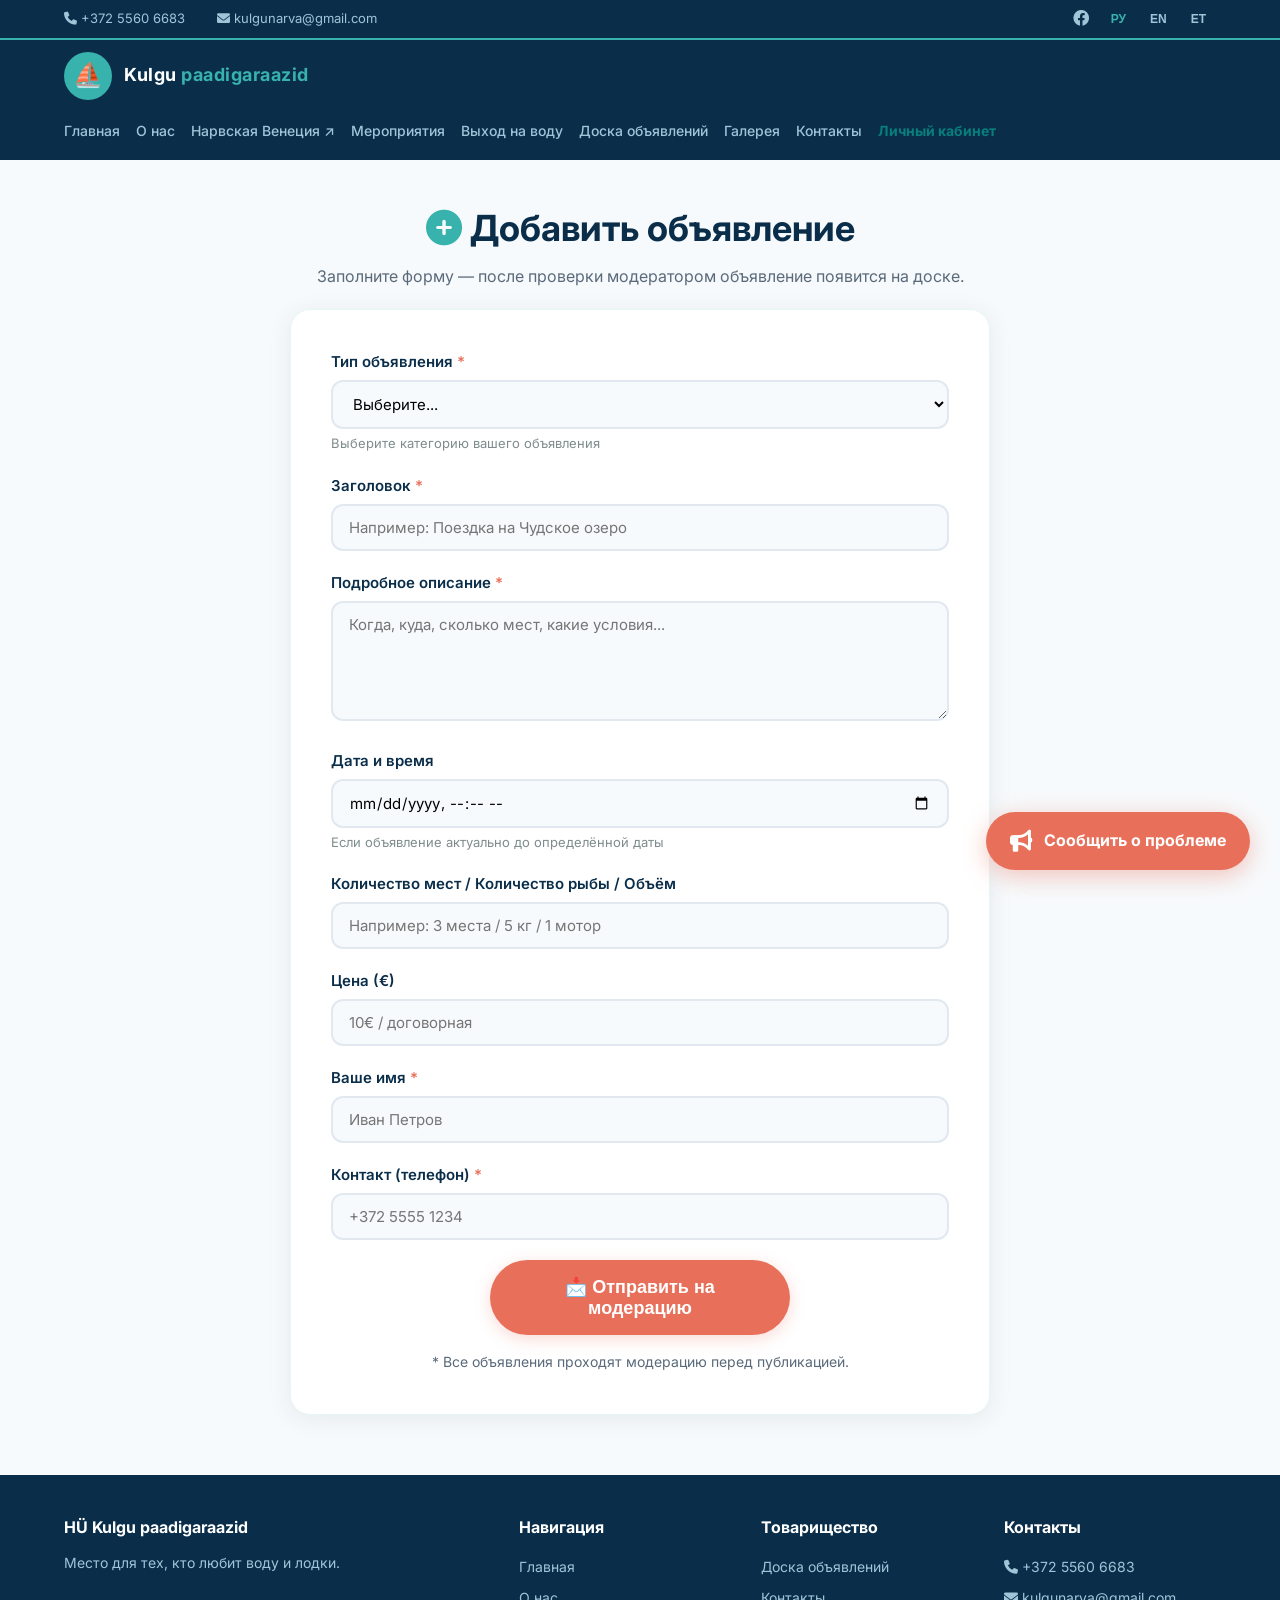
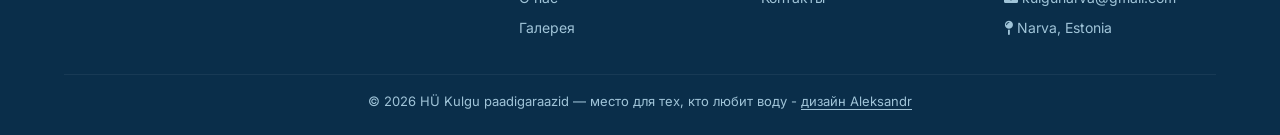
<file: add-listing.html>
<!DOCTYPE html>
<html lang="ru">
<head>
    <meta charset="UTF-8" />
    <meta name="viewport" content="width=device-width, initial-scale=1.0" />
    <title>Добавить объявление — Кулгу, Нарва</title>
    <link rel="icon" href="data:image/svg+xml,<svg xmlns='http://www.w3.org/2000/svg' viewBox='0 0 100 100'><text y='.9em' font-size='90'>⛵</text></svg>" />
    <link rel="preconnect" href="https://fonts.googleapis.com">
    <link href="https://fonts.googleapis.com/css2?family=Inter:wght@400;500;600;700&display=swap" rel="stylesheet" />
    <link rel="stylesheet" href="https://cdnjs.cloudflare.com/ajax/libs/font-awesome/6.0.0-beta3/css/all.min.css" />
    <link rel="stylesheet" href="style.css" />
    <style>
        /* ===== ADD LISTING PAGE ===== */
        .form-header {
            text-align: center;
            padding: 40px 0 20px;
        }
        .form-header h1 {
            font-size: 36px;
            color: #0A2E4A;
        }
        .form-header h1 i {
            color: #38B2AC;
        }
        .form-header p {
            color: #5A6A7A;
            margin-top: 6px;
        }

        .form-wrapper {
            max-width: 700px;
            margin: 0 auto 60px;
            background: #fff;
            padding: 40px;
            border-radius: 20px;
            box-shadow: 0 4px 24px rgba(10, 46, 74, 0.08);
            border: 1px solid rgba(56, 178, 172, 0.12);
        }

        .form-wrapper .form-group {
            margin-bottom: 20px;
        }
        .form-wrapper label {
            display: block;
            font-weight: 600;
            color: #0A2E4A;
            margin-bottom: 6px;
            font-size: 15px;
        }
        .form-wrapper label .required {
            color: #E8705A;
        }
        .form-wrapper input,
        .form-wrapper select,
        .form-wrapper textarea {
            width: 100%;
            padding: 12px 16px;
            border: 2px solid #E2E8F0;
            border-radius: 12px;
            font-size: 15px;
            font-family: 'Inter', sans-serif;
            transition: 0.25s;
            background: #F7FAFC;
        }
        .form-wrapper input:focus,
        .form-wrapper select:focus,
        .form-wrapper textarea:focus {
            border-color: #38B2AC;
            outline: none;
            background: #fff;
            box-shadow: 0 0 0 4px rgba(56, 178, 172, 0.10);
        }
        .form-wrapper textarea {
            resize: vertical;
            min-height: 120px;
        }
        .form-wrapper .btn-submit {
            background: #E8705A;
            color: #fff;
            border: none;
            padding: 16px 48px;
            border-radius: 50px;
            font-weight: 700;
            font-size: 18px;
            cursor: pointer;
            transition: 0.3s;
            width: 100%;
            max-width: 300px;
            display: block;
            margin: 0 auto;
            box-shadow: 0 4px 16px rgba(232, 112, 90, 0.25);
        }
        .form-wrapper .btn-submit:hover {
            background: #d45a44;
            transform: scale(1.02);
        }
        .form-wrapper .note {
            font-size: 14px;
            color: #5A6A7A;
            margin-top: 16px;
            text-align: center;
        }

        .success-msg {
            display: none;
            background: #d4edda;
            padding: 20px;
            border-radius: 12px;
            text-align: center;
            color: #155724;
            font-weight: 600;
            margin-top: 20px;
        }

        .form-wrapper .type-hint {
            font-size: 13px;
            color: #7f8c8d;
            margin-top: 4px;
        }

        @media (max-width: 600px) {
            .form-wrapper {
                padding: 24px;
                margin: 0 16px 40px;
            }
            .form-header h1 {
                font-size: 28px;
            }
        }
    </style>
<link rel="stylesheet" href="community.css"><meta name="description" content="Форма добавления объявления на сайт сообщества Кулгу в Нарве."><meta name="robots" content="noindex, follow"><link rel="canonical" href="https://kulgunarva.ee/add-listing.html"><meta property="og:type" content="website"><meta property="og:site_name" content="Kulgu Narva"><meta property="og:title" content="Добавить объявление — Кулгу, Нарва"><meta property="og:description" content="Форма добавления объявления на сайт сообщества Кулгу в Нарве."><meta property="og:url" content="https://kulgunarva.ee/add-listing.html"><meta property="og:image" content="https://kulgunarva.ee/img/2.jpg"><meta name="twitter:card" content="summary_large_image"><script type="application/ld+json" id="site-schema">{"@context":"https://schema.org","@graph":[{"@type":"WebSite","@id":"https://kulgunarva.ee/#website","url":"https://kulgunarva.ee/","name":"Kulgu Narva","inLanguage":["ru","et","en"],"about":{"@type":"Place","name":"Kulgu","address":{"@type":"PostalAddress","addressLocality":"Narva","addressCountry":"EE"}}},{"@type":"WebPage","@id":"https://kulgunarva.ee/add-listing.html#page","url":"https://kulgunarva.ee/add-listing.html","name":"Добавить объявление — Кулгу, Нарва","description":"Форма добавления объявления на сайт сообщества Кулгу в Нарве.","inLanguage":"ru","isPartOf":{"@id":"https://kulgunarva.ee/#website"}},{"@type":"BreadcrumbList","itemListElement":[{"@type":"ListItem","position":1,"name":"Кулгу, Нарва","item":"https://kulgunarva.ee/"},{"@type":"ListItem","position":2,"name":"Добавить объявление — Кулгу, Нарва","item":"https://kulgunarva.ee/add-listing.html"}]}]}</script><script src="search-meta.js" defer></script><script src="coop-events-data.js" defer></script><script src="coop-events.js" defer></script><link rel="stylesheet" href="coop-events.css"><script src="water-guide.js" defer></script></head>
<body>

    <!-- ===== TOP BAR ===== -->
    <div class="top-bar">
        <div class="container">
            <div class="top-bar-left">
                <a href="tel:+37255606683"><i class="fas fa-phone"></i> +372 5560 6683</a>
                <a href="mailto:kulgunarva@gmail.com"><i class="fas fa-envelope"></i> kulgunarva@gmail.com</a>
            </div>
            <div class="top-bar-right">
                <div class="social-icons">
                    <a href="#" target="_blank"><i class="fab fa-facebook"></i></a>
                    
                    
                </div>
                <div class="lang-switch">
                    <button class="lang-btn active" data-lang="ru">РУ</button>
                    <button class="lang-btn" data-lang="en">EN</button>
                    <button class="lang-btn" data-lang="et">ET</button>
                </div>
            </div>
        </div>
    </div>

    <!-- ===== HEADER ===== -->
    <header>
        <div class="container header-inner">
            <a href="index.html" class="logo">
                <div class="logo-icon">⛵</div>
                <div class="logo-text">Kulgu<span> paadigaraazid</span></div>
            </a>
            <nav>
                <a href="index.html" data-key="nav_home">Главная</a>
                <a href="index.html#community" data-key="nav_about">О нас</a>
                <a href="https://narvavenice.ee/" target="_blank" rel="noopener noreferrer" data-coop="navVenice">Нарвская Венеция ↗</a>
                <a href="events.html" data-coop="navEvents">Мероприятия</a>
                <a href="water.html" data-water="nav">Выход на воду</a>
                <a href="board.html" data-key="nav_board">Доска объявлений</a>
                <a href="gallery.html" data-key="nav_gallery">Галерея</a>
                <a href="contacts.html" data-key="nav_contacts">Контакты</a><a href="cabinet.html" data-cabinet-link style="color:#087f7b;font-weight:700">Личный кабинет</a></nav>
        </div>
    </header><main id="main-content">

    <!-- ===== FORM ===== -->
    <section class="form-header">
        <div class="container">
            <h1><i class="fas fa-plus-circle"></i> <span data-key="add_title">Добавить объявление</span></h1>
            <p data-key="add_desc">Заполните форму — после проверки модератором объявление появится на доске.</p>
        </div>
    </section>

    <section>
        <div class="container">
            <div class="form-wrapper">
                <form id="listingForm" action="https://formsubmit.co/kulgunarva@gmail.com" method="POST">
                    <input type="hidden" name="_subject" value="Новое объявление на доске" />
                    <input type="hidden" name="_captcha" value="true" />
                    <input type="hidden" name="_next" value="https://ваш-сайт.ee/add-listing.html?success=1" />

                    <!-- Тип объявления -->
                    <div class="form-group">
                        <label for="type"><span data-key="add_label_type">Тип объявления</span> <span class="required">*</span></label>
                        <select id="type" name="Тип" required>
                            <option value="" data-key="add_type_select">Выберите...</option>
                            <option value="🚤 Снять лодку" data-key="add_type_rent">🚤 Снять лодку</option>
                            <option value="⛵ Покатать на лодке" data-key="add_type_offer">⛵ Покатать на лодке</option>
                            <option value="🐟 Купить рыбу" data-key="add_type_fish">🐟 Купить рыбу</option>
                            <option value="🛒 Продажа / Покупка" data-key="add_type_sell">🛒 Продажа / Покупка</option>
                        </select>
                        <div class="type-hint" data-key="add_type_hint">Выберите категорию вашего объявления</div>
                    </div>

                    <!-- Заголовок -->
                    <div class="form-group">
                        <label for="title"><span data-key="add_label_title">Заголовок</span> <span class="required">*</span></label>
                        <input type="text" id="title" name="Заголовок" required placeholder="Например: Поездка на Чудское озеро" />
                    </div>

                    <!-- Описание -->
                    <div class="form-group">
                        <label for="description"><span data-key="add_label_desc">Подробное описание</span> <span class="required">*</span></label>
                        <textarea id="description" name="Описание" required placeholder="Когда, куда, сколько мест, какие условия..."></textarea>
                    </div>

                    <!-- Дата и время -->
                    <div class="form-group">
                        <label for="date"><span data-key="add_label_date">Дата и время</span></label>
                        <input type="datetime-local" id="date" name="Дата" />
                        <div class="type-hint" data-key="add_date_hint">Если объявление актуально до определённой даты</div>
                    </div>

                    <!-- Количество / Объём -->
                    <div class="form-group">
                        <label for="seats"><span data-key="add_label_seats">Количество мест / Количество рыбы / Объём</span></label>
                        <input type="text" id="seats" name="Места" placeholder="Например: 3 места / 5 кг / 1 мотор" />
                    </div>

                    <!-- Цена -->
                    <div class="form-group">
                        <label for="price"><span data-key="add_label_price">Цена (€)</span></label>
                        <input type="text" id="price" name="Цена" placeholder="10€ / договорная" />
                    </div>

                    <!-- Имя -->
                    <div class="form-group">
                        <label for="name"><span data-key="add_label_name">Ваше имя</span> <span class="required">*</span></label>
                        <input type="text" id="name" name="Имя" required placeholder="Иван Петров" />
                    </div>

                    <!-- Контакт -->
                    <div class="form-group">
                        <label for="contact"><span data-key="add_label_contact">Контакт (телефон)</span> <span class="required">*</span></label>
                        <input type="text" id="contact" name="Контакт" required placeholder="+372 5555 1234" />
                    </div>

                    <button type="submit" class="btn-submit" data-key="add_submit">📩 Отправить на модерацию</button>

                    <div id="successMsg" class="success-msg">
                        ✅ <span data-key="add_success">Спасибо! Ваше объявление отправлено на модерацию. После проверки оно появится на доске.</span>
                    </div>

                    <div class="note" data-key="add_note">* Все объявления проходят модерацию перед публикацией.</div>
                </form>
            </div>
        </div>
    </section>

    <!-- ===== FOOTER ===== -->
    </main><footer>
        <div class="container">
            <div class="footer-grid">
                <div>
                    <h4>HÜ Kulgu paadigaraazid</h4>
                    <p style="font-size:14px; color:#A0C4D8;">Место для тех, кто любит воду и лодки.</p>
                </div>
                <div>
                    <h4 data-key="footer_nav">Навигация</h4>
                    <a href="index.html" data-key="nav_home">Главная</a>
                    <a href="index.html#community" data-key="nav_about">О нас</a>
                    <a href="gallery.html" data-key="nav_gallery">Галерея</a>
                    
                </div>
                <div>
                    <h4 data-key="footer_association">Товарищество</h4>
                    
                    
                    <a href="board.html" data-key="nav_board">Доска объявлений</a>
                    <a href="contacts.html" data-key="nav_contacts">Контакты</a>
                </div>
                <div>
                    <h4 data-key="footer_contact">Контакты</h4>
                    <a href="tel:+37255606683"><i class="fas fa-phone"></i> +372 5560 6683</a>
                    <a href="mailto:kulgunarva@gmail.com"><i class="fas fa-envelope"></i> kulgunarva@gmail.com</a>
                    <a href="https://www.google.com/maps/search/?api=1&amp;query=Kulgusadama%20tee%203%2C%20Narva"><i class="fas fa-map-pin"></i> Narva, Estonia</a>
                </div>
            </div>
            <div class="copyright">
                © 2026 HÜ Kulgu paadigaraazid — <span data-key="footer_tagline">место для тех, кто любит воду</span> - <a href="https://www.facebook.com/alex.kruusi" data-key="footer_design" style="display:inline;padding:0;font-size:inherit;text-decoration:underline;text-underline-offset:3px">дизайн Aleksandr</a>
            </div>
        </div>
    </footer>

    <!-- ===== ПЛАВАЮЩАЯ КНОПКА ===== -->
    <a href="report.html" class="floating-report-btn">
        <i class="fas fa-bullhorn"></i>
        <span data-key="report_btn">Сообщить о проблеме</span>
    </a>

    <script>
        // ===== МУЛЬТИЯЗЫЧНОСТЬ =====
        const translations = {
            ru: {
                nav_home: 'Главная',
                nav_about: 'О нас',
                nav_gallery: 'Галерея',
                nav_projects: 'Проекты',
                nav_members: 'Членам',
                nav_fishing: 'Доска объявлений',
                nav_board: 'Доска объявлений',
                nav_contacts: 'Контакты',
                add_title: 'Добавить объявление',
                add_desc: 'Заполните форму — после проверки модератором объявление появится на доске.',
                add_label_type: 'Тип объявления',
                add_type_select: 'Выберите...',
                add_type_rent: '🚤 Снять лодку',
                add_type_offer: '⛵ Покатать на лодке',
                add_type_fish: '🐟 Купить рыбу',
                add_type_sell: '🛒 Продажа / Покупка',
                add_type_hint: 'Выберите категорию вашего объявления',
                add_label_title: 'Заголовок',
                add_label_desc: 'Подробное описание',
                add_label_date: 'Дата и время',
                add_date_hint: 'Если объявление актуально до определённой даты',
                add_label_seats: 'Количество мест / Количество рыбы / Объём',
                add_label_price: 'Цена (€)',
                add_label_name: 'Ваше имя',
                add_label_contact: 'Контакт (телефон)',
                add_submit: '📩 Отправить на модерацию',
                add_success: 'Спасибо! Ваше объявление отправлено на модерацию. После проверки оно появится на доске.',
                add_note: '* Все объявления проходят модерацию перед публикацией.',
                footer_nav: 'Навигация',
                footer_association: 'Товарищество',
                footer_contact: 'Контакты',
                footer_design: 'дизайн Aleksandr', footer_tagline: 'место для тех, кто любит воду',
                report_btn: 'Сообщить о проблеме'
            },
            en: {
                nav_home: 'Home',
                nav_about: 'About',
                nav_gallery: 'Gallery',
                nav_projects: 'Projects',
                nav_members: 'For Members',
                nav_fishing: 'Noticeboard',
                nav_board: 'Board',
                nav_contacts: 'Contacts',
                add_title: 'Add Listing',
                add_desc: 'Fill out the form — after moderator review, your listing will appear on the board.',
                add_label_type: 'Listing Type',
                add_type_select: 'Select...',
                add_type_rent: '🚤 Rent a boat',
                add_type_offer: '⛵ Boat trip',
                add_type_fish: '🐟 Buy fish',
                add_type_sell: '🛒 Sale / Purchase',
                add_type_hint: 'Select the category of your listing',
                add_label_title: 'Title',
                add_label_desc: 'Detailed description',
                add_label_date: 'Date and time',
                add_date_hint: 'If the listing is valid until a certain date',
                add_label_seats: 'Number of seats / Fish quantity / Volume',
                add_label_price: 'Price (€)',
                add_label_name: 'Your name',
                add_label_contact: 'Contact (phone)',
                add_submit: '📩 Submit for moderation',
                add_success: 'Thank you! Your listing has been submitted for moderation. It will appear on the board after review.',
                add_note: '* All listings are moderated before publication.',
                footer_nav: 'Navigation',
                footer_association: 'Association',
                footer_contact: 'Contacts',
                footer_design: 'design Aleksandr', footer_tagline: 'a place for those who love water',
                report_btn: 'Report a problem'
            },
            et: {
                nav_home: 'Avaleht',
                nav_about: 'Meist',
                nav_gallery: 'Galerii',
                nav_projects: 'Projektid',
                nav_members: 'Liikmetele',
                nav_fishing: 'Kuulutuste tahvel',
                nav_board: 'Kuulutuste tahvel',
                nav_contacts: 'Kontaktid',
                add_title: 'Lisa kuulutus',
                add_desc: 'Täitke vorm — pärast moderaatori kontrolli ilmub teie kuulutus tahvlile.',
                add_label_type: 'Kuulutuse tüüp',
                add_type_select: 'Valige...',
                add_type_rent: '🚤 Rentida paat',
                add_type_offer: '⛵ Paadisõit',
                add_type_fish: '🐟 Osta kala',
                add_type_sell: '🛒 Müük / Ost',
                add_type_hint: 'Valige oma kuulutuse kategooria',
                add_label_title: 'Pealkiri',
                add_label_desc: 'Üksikasjalik kirjeldus',
                add_label_date: 'Kuupäev ja kellaaeg',
                add_date_hint: 'Kui kuulutus kehtib teatud kuupäevani',
                add_label_seats: 'Kohtade arv / Kala kogus / Maht',
                add_label_price: 'Hind (€)',
                add_label_name: 'Teie nimi',
                add_label_contact: 'Kontakt (telefon)',
                add_submit: '📩 Saada modereerimisele',
                add_success: 'Aitäh! Teie kuulutus on saadetud modereerimisele. Pärast kontrolli ilmub see tahvlile.',
                add_note: '* Kõik kuulutused läbivad enne avaldamist modereerimise.',
                footer_nav: 'Navigatsioon',
                footer_association: 'Ühistu',
                footer_contact: 'Kontaktid',
                footer_design: 'disain Aleksandr', footer_tagline: 'koht neile, kes armastavad vett',
                report_btn: 'Teata probleemist'
            }
        };

        let currentLang = 'ru';

        function setLanguage(lang) {
            currentLang = lang;
            const t = translations[lang];
            document.querySelectorAll('[data-key]').forEach(el => {
                const key = el.getAttribute('data-key');
                if (t[key]) {
                    el.textContent = t[key];
                }
            });
            document.querySelectorAll('.lang-btn').forEach(btn => {
                btn.classList.toggle('active', btn.getAttribute('data-lang') === lang);
            });
            document.documentElement.lang = lang;
            localStorage.setItem('preferredLanguage', lang);
        }

        document.addEventListener('DOMContentLoaded', function() {
            const savedLang = localStorage.getItem('preferredLanguage');
            if (savedLang && translations[savedLang]) {
                setLanguage(savedLang);
            } else {
                setLanguage('ru');
            }
        });

        document.querySelectorAll('.lang-btn').forEach(btn => {
            btn.addEventListener('click', () => {
                setLanguage(btn.getAttribute('data-lang'));
            });
        });

        // ===== ПОКАЗ СООБЩЕНИЯ ОБ УСПЕХЕ =====
        document.addEventListener('DOMContentLoaded', function() {
            const urlParams = new URLSearchParams(window.location.search);
            if (urlParams.get('success') === '1') {
                document.getElementById('successMsg').style.display = 'block';
                document.getElementById('listingForm').reset();
                // Прокрутка к сообщению
                document.getElementById('successMsg').scrollIntoView({ behavior: 'smooth', block: 'center' });
            }
        });
    </script>
<script src="cabinet-link.js" defer></script></body>
</html>
</file>
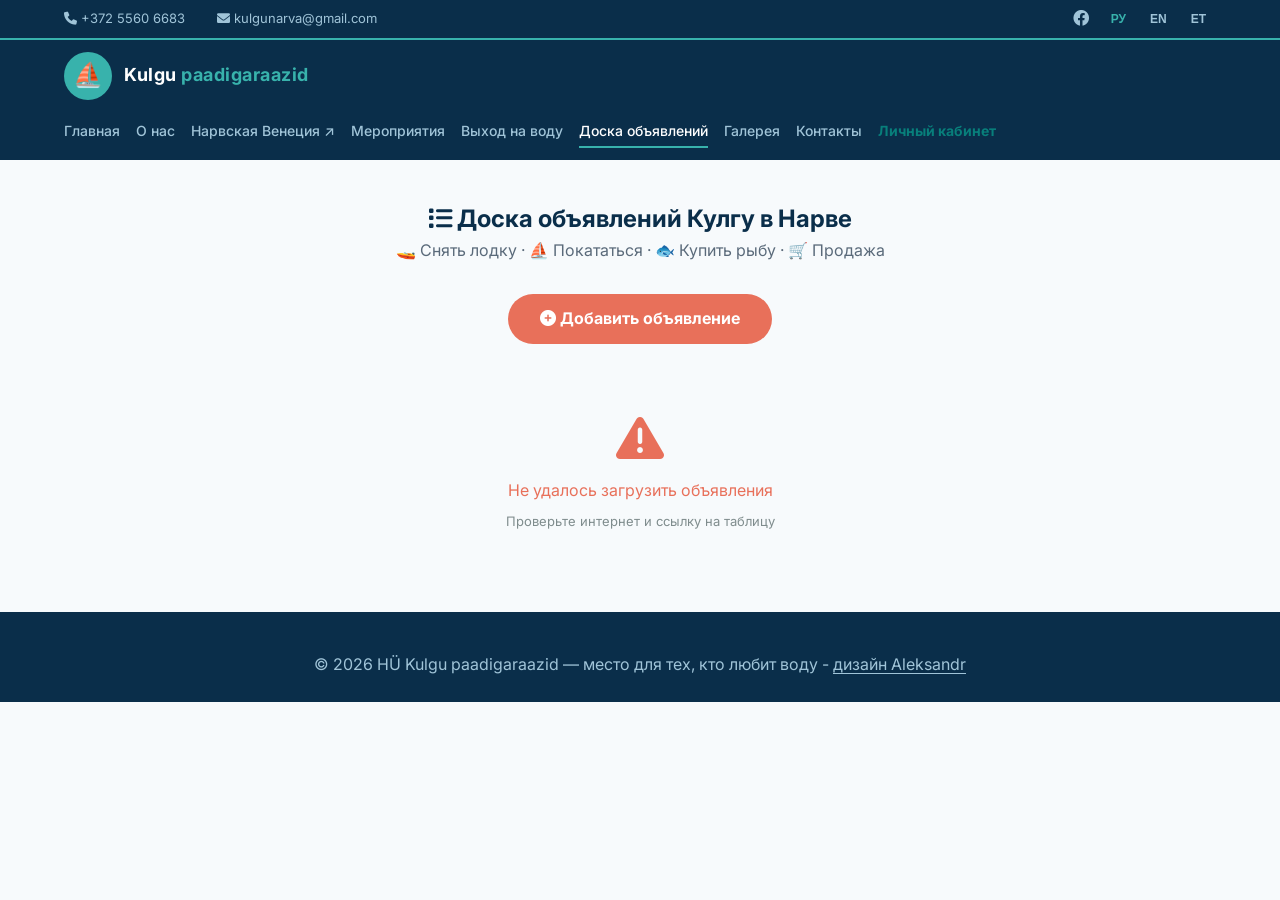
<file: board.html>
<!DOCTYPE html>
<html lang="ru">
<head>
    <meta charset="UTF-8" />
    <meta name="viewport" content="width=device-width, initial-scale=1.0" />
    <title>Объявления Кулгу, Нарва — лодки, аренда и продажа</title>
    <link rel="icon" href="data:image/svg+xml,<svg xmlns='http://www.w3.org/2000/svg' viewBox='0 0 100 100'><text y='.9em' font-size='90'>⛵</text></svg>" />
    <link rel="preconnect" href="https://fonts.googleapis.com" />
    <link href="https://fonts.googleapis.com/css2?family=Inter:wght@400;500;600;700&display=swap" rel="stylesheet" />
    <link rel="stylesheet" href="https://cdnjs.cloudflare.com/ajax/libs/font-awesome/6.0.0-beta3/css/all.min.css" />
    <link rel="stylesheet" href="style.css" />
<link rel="stylesheet" href="community.css"><meta name="description" content="Доска объявлений сообщества Кулгу в Нарве: предложения участников, лодки, аренда и продажа. Посмотрите актуальные объявления или добавьте своё."><meta name="robots" content="index, follow, max-image-preview:large"><link rel="canonical" href="https://kulgunarva.ee/board.html"><meta property="og:type" content="website"><meta property="og:site_name" content="Kulgu Narva"><meta property="og:title" content="Объявления Кулгу, Нарва — лодки, аренда и продажа"><meta property="og:description" content="Доска объявлений сообщества Кулгу в Нарве: предложения участников, лодки, аренда и продажа. Посмотрите актуальные объявления или добавьте своё."><meta property="og:url" content="https://kulgunarva.ee/board.html"><meta property="og:image" content="https://kulgunarva.ee/img/2.jpg"><meta name="twitter:card" content="summary_large_image"><script type="application/ld+json" id="site-schema">{"@context":"https://schema.org","@graph":[{"@type":"WebSite","@id":"https://kulgunarva.ee/#website","url":"https://kulgunarva.ee/","name":"Kulgu Narva","inLanguage":["ru","et","en"],"about":{"@type":"Place","name":"Kulgu","address":{"@type":"PostalAddress","addressLocality":"Narva","addressCountry":"EE"}}},{"@type":"WebPage","@id":"https://kulgunarva.ee/board.html#page","url":"https://kulgunarva.ee/board.html","name":"Объявления Кулгу, Нарва — лодки, аренда и продажа","description":"Доска объявлений сообщества Кулгу в Нарве: предложения участников, лодки, аренда и продажа. Посмотрите актуальные объявления или добавьте своё.","inLanguage":"ru","isPartOf":{"@id":"https://kulgunarva.ee/#website"}},{"@type":"BreadcrumbList","itemListElement":[{"@type":"ListItem","position":1,"name":"Кулгу, Нарва","item":"https://kulgunarva.ee/"},{"@type":"ListItem","position":2,"name":"Объявления Кулгу, Нарва — лодки, аренда и продажа","item":"https://kulgunarva.ee/board.html"}]}]}</script><script src="search-meta.js" defer></script><script src="coop-events-data.js" defer></script><script src="coop-events.js" defer></script><link rel="stylesheet" href="coop-events.css"><script src="water-guide.js" defer></script></head>
<body>
    <!-- TOP BAR -->
    <div class="top-bar">
        <div class="container">
            <div class="top-bar-left">
                <a href="tel:+37255606683"><i class="fas fa-phone"></i> +372 5560 6683</a>
                <a href="mailto:kulgunarva@gmail.com"><i class="fas fa-envelope"></i> kulgunarva@gmail.com</a>
            </div>
            <div class="top-bar-right">
                <div class="social-icons">
                    <a href="#" target="_blank"><i class="fab fa-facebook"></i></a>
                    
                </div>
                <div class="lang-switch">
                    <button class="lang-btn active" data-lang="ru">РУ</button>
                    <button class="lang-btn" data-lang="en">EN</button>
                    <button class="lang-btn" data-lang="et">ET</button>
                </div>
            </div>
        </div>
    </div>

    <!-- HEADER -->
    <header>
        <div class="container header-inner">
            <a href="index.html" class="logo">
                <div class="logo-icon">⛵</div>
                <div class="logo-text">Kulgu<span> paadigaraazid</span></div>
            </a>
            <nav>
                <a href="index.html" data-key="nav_home">Главная</a>
                <a href="index.html#community" data-key="nav_about">О нас</a>
                <a href="https://narvavenice.ee/" target="_blank" rel="noopener noreferrer" data-coop="navVenice">Нарвская Венеция ↗</a>
                <a href="events.html" data-coop="navEvents">Мероприятия</a>
                <a href="water.html" data-water="nav">Выход на воду</a>
                <a href="board.html" class="active" data-key="nav_board">Доска объявлений</a>
                <a href="gallery.html" data-key="nav_gallery">Галерея</a>
                <a href="contacts.html" data-key="nav_contacts">Контакты</a><a href="cabinet.html" data-cabinet-link style="color:#087f7b;font-weight:700">Личный кабинет</a></nav>
        </div>
    </header><main id="main-content">

    <!-- СТРАНИЦА -->
    <section style="padding: 40px 0;">
        <div class="container">
            <h1 style="color: #0A2E4A; text-align:center;"><i class="fas fa-list"></i> <span data-key="board_title">Доска объявлений Кулгу в Нарве</span></h1>
            <p style="text-align:center; color:#5A6A7A;" data-key="board_desc">🚤 Снять лодку · ⛵ Покататься · 🐟 Купить рыбу · 🛒 Продажа</p>

            <div style="text-align:center; margin: 30px 0;">
                <a href="https://docs.google.com/forms/d/e/1FAIpQLSe-ptb6ZnLiJMJKXQktDuJp5ae-7Y-eW3erh3_JGg8myN0kFg/viewform?usp=dialog" target="_blank" class="btn" style="background:#E8705A; color:#fff; padding:12px 32px; border-radius:50px; text-decoration:none; font-weight:700;">
                    <i class="fas fa-plus-circle"></i> <span data-key="board_add_btn">Добавить объявление</span>
                </a>
            </div>

            <div id="listingsGrid" style="display: grid; grid-template-columns: repeat(auto-fill, minmax(300px, 1fr)); gap: 20px; margin-top: 30px;">
                <!-- Сюда подгрузятся объявления -->
            </div>
        </div>
    </section>

    <!-- FOOTER -->
    </main><footer>
        <div class="container">
            <p style="text-align:center; color:#A0C4D8;">© 2026 HÜ Kulgu paadigaraazid — <span data-key="footer_tagline">место для тех, кто любит воду</span> - <a href="https://www.facebook.com/alex.kruusi" data-key="footer_design" style="display:inline;padding:0;font-size:inherit;text-decoration:underline;text-underline-offset:3px">дизайн Aleksandr</a></p>
        </div>
    </footer>

    <script>
        // ===== ССЫЛКА НА ТАБЛИЦУ =====
        const GOOGLE_SHEET_CSV = 'https://docs.google.com/spreadsheets/d/e/2PACX-1vSGxfbWHSKP-M_pg_vmih8OH1demukme48YMaTcVQzaHzBoKFdUN4Iv35RvnhyUS6uXo4uE1z1OXrmO/pub?output=csv';

        // ===== МУЛЬТИЯЗЫЧНОСТЬ =====
        const translations = {
            ru: {
                nav_home: 'Главная',
                nav_about: 'О нас',
                nav_gallery: 'Галерея',
                nav_projects: 'Проекты',
                nav_members: 'Членам',
                nav_fishing: 'Доска объявлений',
                nav_board: 'Доска объявлений',
                nav_contacts: 'Контакты',
                board_title: 'Доска объявлений',
                board_desc: '🚤 Снять лодку · ⛵ Покататься · 🐟 Купить рыбу · 🛒 Продажа',
                board_add_btn: 'Добавить объявление',
                board_empty: 'Объявлений пока нет',
                loading: 'Загрузка объявлений...',
                footer_design: 'дизайн Aleksandr', footer_tagline: 'место для тех, кто любит воду'
            },
            en: {
                nav_home: 'Home',
                nav_about: 'About',
                nav_gallery: 'Gallery',
                nav_projects: 'Projects',
                nav_members: 'For Members',
                nav_fishing: 'Noticeboard',
                nav_board: 'Board',
                nav_contacts: 'Contacts',
                board_title: 'Board',
                board_desc: '🚤 Rent a boat · ⛵ Boat trip · 🐟 Buy fish · 🛒 Sale',
                board_add_btn: 'Add listing',
                board_empty: 'No listings yet',
                loading: 'Loading listings...',
                footer_design: 'design Aleksandr', footer_tagline: 'a place for those who love water'
            },
            et: {
                nav_home: 'Avaleht',
                nav_about: 'Meist',
                nav_gallery: 'Galerii',
                nav_projects: 'Projektid',
                nav_members: 'Liikmetele',
                nav_fishing: 'Kuulutuste tahvel',
                nav_board: 'Kuulutuste tahvel',
                nav_contacts: 'Kontaktid',
                board_title: 'Kuulutuste tahvel',
                board_desc: '🚤 Rentida paat · ⛵ Paadisõit · 🐟 Osta kala · 🛒 Müük',
                board_add_btn: 'Lisa kuulutus',
                board_empty: 'Kuulutusi veel pole',
                loading: 'Kuulutuste laadimine...',
                footer_design: 'disain Aleksandr', footer_tagline: 'koht neile, kes armastavad vett'
            }
        };

        let currentLang = 'ru';

        function setLanguage(lang) {
            currentLang = lang;
            const t = translations[lang];
            document.querySelectorAll('[data-key]').forEach(el => {
                const key = el.getAttribute('data-key');
                if (t[key]) {
                    el.textContent = t[key];
                }
            });
            document.querySelectorAll('.lang-btn').forEach(btn => {
                btn.classList.toggle('active', btn.getAttribute('data-lang') === lang);
            });
            document.documentElement.lang = lang;
            localStorage.setItem('preferredLanguage', lang);
        }

        document.addEventListener('DOMContentLoaded', function() {
            const savedLang = localStorage.getItem('preferredLanguage');
            if (savedLang && translations[savedLang]) {
                setLanguage(savedLang);
            } else {
                setLanguage('ru');
            }
        });

        document.querySelectorAll('.lang-btn').forEach(btn => {
            btn.addEventListener('click', () => {
                setLanguage(btn.getAttribute('data-lang'));
            });
        });

        // ===== ЗАГРУЗКА ОБЪЯВЛЕНИЙ =====
        document.addEventListener('DOMContentLoaded', function() {
            const grid = document.getElementById('listingsGrid');

            // Показываем загрузку
            grid.innerHTML = `<p style="grid-column:1/-1; text-align:center; color:#5A6A7A;" data-key="loading">Загрузка объявлений...</p>`;

            fetch(GOOGLE_SHEET_CSV)
                .then(response => {
                    if (!response.ok) throw new Error('Ошибка загрузки');
                    return response.text();
                })
                .then(csv => {
                    const rows = csv.split('\n').filter(row => row.trim() !== '');
                    if (rows.length < 2) {
                        grid.innerHTML = `<p style="grid-column:1/-1; text-align:center; color:#7f8c8d;" data-key="board_empty">Объявлений пока нет</p>`;
                        return;
                    }

                    // Парсим заголовки
                    const headers = rows[0].split(',');
                    const data = rows.slice(1).map(row => row.split(','));

                    // Находим нужные колонки
                    const typeIdx = headers.indexOf('Тип объявления');
                    const titleIdx = headers.indexOf('Заголовок');
                    const descIdx = headers.indexOf('Описание');
                    const dateIdx = headers.indexOf('Дата и время');
                    const seatsIdx = headers.indexOf('Места');
                    const priceIdx = headers.indexOf('Цена');
                    const nameIdx = headers.indexOf('Имя');
                    const contactIdx = headers.indexOf('Контакт');
                    const statusIdx = headers.indexOf('Статус');

                    // Фильтруем одобренные
                    const approved = data.filter(row => {
                        if (statusIdx === -1) return true;
                        return row[statusIdx] && row[statusIdx].trim().toLowerCase() === 'одобрено';
                    });

                    if (approved.length === 0) {
                        grid.innerHTML = `<p style="grid-column:1/-1; text-align:center; color:#7f8c8d;" data-key="board_empty">Объявлений пока нет</p>`;
                        return;
                    }

                    const typeMap = {
                        '🚤 Снять лодку': { class: 'rent', label: '🚤 Снять лодку' },
                        '⛵ Покататься': { class: 'offer', label: '⛵ Покататься' },
                        '🐟 Купить рыбу': { class: 'fish', label: '🐟 Купить рыбу' },
                        '🛒 Продажа / Покупка': { class: 'sell', label: '🛒 Продажа' }
                    };

                    grid.innerHTML = approved.map(row => {
                        const type = row[typeIdx] || '';
                        const info = typeMap[type] || { class: 'rent', label: type };

                        return `
                            <div style="background:#fff; border-radius:16px; padding:20px; box-shadow:0 4px 16px rgba(10,46,74,0.06); border-left:5px solid ${info.class === 'rent' ? '#0A2E4A' : info.class === 'offer' ? '#38B2AC' : info.class === 'fish' ? '#E8705A' : '#6C2BD9'};">
                                <div style="display:flex; justify-content:space-between; align-items:center; flex-wrap:wrap; gap:8px;">
                                    <span style="display:inline-block; padding:2px 14px; border-radius:20px; font-size:12px; font-weight:600; color:#fff; background:${info.class === 'rent' ? '#0A2E4A' : info.class === 'offer' ? '#38B2AC' : info.class === 'fish' ? '#E8705A' : '#6C2BD9'};">${info.label}</span>
                                    <span style="font-size:12px; color:#27ae60; font-weight:600;">✅ Актуально</span>
                                </div>
                                <div style="font-size:19px; font-weight:700; color:#0A2E4A; margin:8px 0 4px;">${row[titleIdx] || 'Без заголовка'}</div>
                                <div style="display:flex; flex-wrap:wrap; gap:8px 18px; font-size:14px; color:#5A6A7A; margin:4px 0;">
                                    ${row[dateIdx] ? `<span><i class="fas fa-calendar-alt" style="width:18px; color:#38B2AC;"></i> ${row[dateIdx]}</span>` : ''}
                                    ${row[seatsIdx] ? `<span><i class="fas fa-users" style="width:18px; color:#38B2AC;"></i> ${row[seatsIdx]}</span>` : ''}
                                    ${row[priceIdx] ? `<span><i class="fas fa-euro-sign" style="width:18px; color:#38B2AC;"></i> ${row[priceIdx]}</span>` : ''}
                                </div>
                                <div style="color:#4A5A6A; font-size:14px; margin:8px 0;">${row[descIdx] || ''}</div>
                                <div style="display:flex; justify-content:space-between; align-items:center; padding-top:14px; border-top:1px solid #E2E8F0; font-size:14px; color:#0A2E4A; flex-wrap:wrap; gap:8px;">
                                    <span><i class="fas fa-user" style="color:#38B2AC;"></i> ${row[nameIdx] || 'Аноним'}</span>
                                    ${row[contactIdx] ? `<a href="tel:${row[contactIdx]}" style="color:#0A2E4A; text-decoration:none; font-weight:600;"><i class="fas fa-phone" style="color:#38B2AC;"></i> ${row[contactIdx]}</a>` : ''}
                                </div>
                            </div>
                        `;
                    }).join('');

                })
                .catch(error => {
                    console.error('Ошибка:', error);
                    grid.innerHTML = `
                        <div style="grid-column:1/-1; text-align:center; padding:40px; color:#E8705A;">
                            <i class="fas fa-exclamation-triangle" style="font-size:48px; display:block; margin-bottom:16px;"></i>
                            <p>Не удалось загрузить объявления</p>
                            <p style="font-size:13px; color:#7f8c8d; margin-top:8px;">Проверьте интернет и ссылку на таблицу</p>
                        </div>
                    `;
                });
        });
    </script>
<script src="cabinet-link.js" defer></script></body>
</html>
</file>
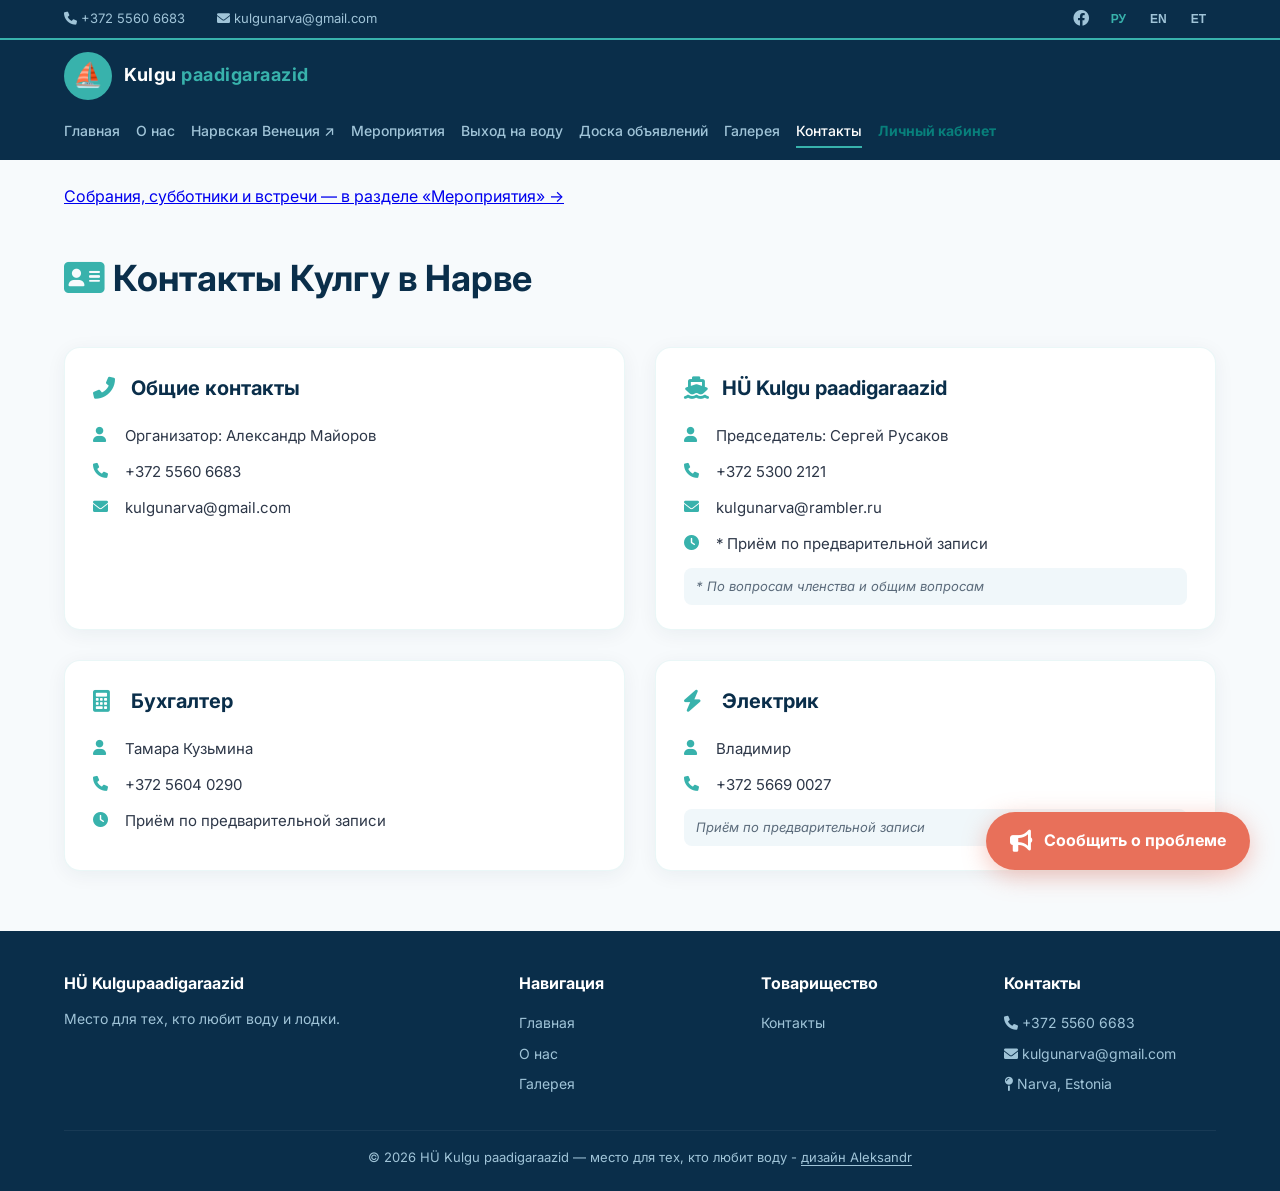
<file: contacts.html>
<!DOCTYPE html>
<html lang="ru">
<head>
    <meta charset="UTF-8" />
    <meta name="viewport" content="width=device-width, initial-scale=1.0" />
    <title>Контакты Кулгу в Нарве — товарищество и сообщество</title>
    <link rel="icon" href="data:image/svg+xml,<svg xmlns='http://www.w3.org/2000/svg' viewBox='0 0 100 100'><text y='.9em' font-size='90'>⛵</text></svg>" />
    <link rel="preconnect" href="https://fonts.googleapis.com">
    <link href="https://fonts.googleapis.com/css2?family=Inter:wght@400;500;600;700&display=swap" rel="stylesheet" />
    <link rel="stylesheet" href="https://cdnjs.cloudflare.com/ajax/libs/font-awesome/6.0.0-beta3/css/all.min.css" />
    <link rel="stylesheet" href="style.css" />
<link rel="stylesheet" href="community.css"><meta name="description" content="Контакты Кулгу в Нарве: организатор сайта, товарищество лодочных гаражей и информация для участников. Выберите контакт по своему вопросу."><meta name="robots" content="index, follow, max-image-preview:large"><link rel="canonical" href="https://kulgunarva.ee/contacts.html"><meta property="og:type" content="website"><meta property="og:site_name" content="Kulgu Narva"><meta property="og:title" content="Контакты Кулгу в Нарве — товарищество и сообщество"><meta property="og:description" content="Контакты Кулгу в Нарве: организатор сайта, товарищество лодочных гаражей и информация для участников. Выберите контакт по своему вопросу."><meta property="og:url" content="https://kulgunarva.ee/contacts.html"><meta property="og:image" content="https://kulgunarva.ee/img/2.jpg"><meta name="twitter:card" content="summary_large_image"><script type="application/ld+json" id="site-schema">{"@context":"https://schema.org","@graph":[{"@type":"WebSite","@id":"https://kulgunarva.ee/#website","url":"https://kulgunarva.ee/","name":"Kulgu Narva","inLanguage":["ru","et","en"],"about":{"@type":"Place","name":"Kulgu","address":{"@type":"PostalAddress","addressLocality":"Narva","addressCountry":"EE"}}},{"@type":"ContactPage","@id":"https://kulgunarva.ee/contacts.html#page","url":"https://kulgunarva.ee/contacts.html","name":"Контакты Кулгу в Нарве — товарищество и сообщество","description":"Контакты Кулгу в Нарве: организатор сайта, товарищество лодочных гаражей и информация для участников. Выберите контакт по своему вопросу.","inLanguage":"ru","isPartOf":{"@id":"https://kulgunarva.ee/#website"}},{"@type":"BreadcrumbList","itemListElement":[{"@type":"ListItem","position":1,"name":"Кулгу, Нарва","item":"https://kulgunarva.ee/"},{"@type":"ListItem","position":2,"name":"Контакты Кулгу в Нарве — товарищество и сообщество","item":"https://kulgunarva.ee/contacts.html"}]}]}</script><script src="search-meta.js" defer></script><script src="coop-events-data.js" defer></script><script src="coop-events.js" defer></script><link rel="stylesheet" href="coop-events.css"><script src="water-guide.js" defer></script></head>
<body>

    <!-- ===== TOP BAR ===== -->
    <div class="top-bar">
        <div class="container">
            <div class="top-bar-left">
                <a href="tel:+37255606683"><i class="fas fa-phone"></i> +372 5560 6683</a>
                <a href="mailto:kulgunarva@gmail.com"><i class="fas fa-envelope"></i> kulgunarva@gmail.com</a>
            </div>
            <div class="top-bar-right">
                <div class="social-icons">
                    <a href="https://www.facebook.com/groups/2171012990297411" target="_blank" rel="noopener noreferrer" aria-label="Facebook — Kulgu"><i class="fab fa-facebook"></i></a>
                    
                    
                </div>
                <div class="lang-switch">
                    <button class="lang-btn active" data-lang="ru">РУ</button>
                    <button class="lang-btn" data-lang="en">EN</button>
                    <button class="lang-btn" data-lang="et">ET</button>
                </div>
            </div>
        </div>
    </div>

    <!-- ===== HEADER ===== -->
    <header>
        <div class="container header-inner">
            <a href="index.html" class="logo">
                <div class="logo-icon">⛵</div>
                <div class="logo-text">Kulgu<span> paadigaraazid</span></div>
            </a>
            <nav>
                <a href="index.html" data-key="nav_home">Главная</a>
                <a href="index.html#community" data-key="nav_about">О нас</a>
                <a href="https://narvavenice.ee/" target="_blank" rel="noopener noreferrer" data-coop="navVenice">Нарвская Венеция ↗</a>
                <a href="events.html" data-coop="navEvents">Мероприятия</a>
                <a href="water.html" data-water="nav">Выход на воду</a>
                <a href="board.html" data-key="nav_fishing">Доска объявлений</a>
                <a href="gallery.html" data-key="nav_gallery">Галерея</a>
                <a href="contacts.html" class="active" data-key="nav_contacts">Контакты</a><a href="cabinet.html" data-cabinet-link style="color:#087f7b;font-weight:700">Личный кабинет</a></nav>
        </div>
    </header><main id="main-content">

    <p class="container coop-contact-notice"><a href="events.html" data-coop="contactLink">Собрания, субботники и встречи — в разделе «Мероприятия» →</a></p><!-- ===== CONTACTS ===== -->
    <section class="contacts-header">
        <div class="container">
            <h1><i class="fas fa-address-card"></i> <span data-key="contacts_title">Контакты Кулгу в Нарве</span></h1>
        </div>
    </section>

    <section>
        <div class="container">
            <div class="contacts-grid">

                <!-- ===== 1. ОБЩИЕ КОНТАКТЫ ===== -->
                <div class="contact-card">
                    <h3><i class="fas fa-phone-alt"></i> <span data-key="contacts_general_title">Общие контакты</span></h3>
                    <div class="item">
                        <i class="fas fa-user"></i>
                        <span data-key="contacts_association_web">Организатор: Александр Майоров</span>
                    </div>
                    <div class="item">
                        <i class="fas fa-phone"></i>
                        <a href="tel:+37255606683">+372 5560 6683</a>
                    </div>
                    <div class="item">
                        <i class="fas fa-envelope"></i>
                        <a href="mailto:kulgunarva@gmail.com">kulgunarva@gmail.com</a>
                    </div>
                </div>

                <!-- ===== 2. HÜ KULGU PAADIGARAAZID ===== -->
                <div class="contact-card">
                    <h3><i class="fas fa-ship"></i> <span data-key="contacts_association_title">HÜ Kulgu paadigaraazid</span></h3>
                    <div class="item">
                        <i class="fas fa-user"></i>
                        <span data-key="contacts_association_head">Председатель: Сергей Русаков</span>
                    </div>
                    <div class="item">
                        <i class="fas fa-phone"></i>
                        <a href="tel:+37253002121">+372 5300 2121</a>
                    </div>
                    <div class="item">
                        <i class="fas fa-envelope"></i>
                        <a href="mailto:kulgunarva@rambler.ru">kulgunarva@rambler.ru</a>
                    </div>
                    <div class="item">
                        <i class="fas fa-clock"></i>
                        <span data-key="contacts_association_hours">Приём: по договоренности</span>
                    </div>
                    <div class="note" data-key="contacts_association_note">* По вопросам членства и общим вопросам</div>
                </div>

                <!-- ===== 3. БУХГАЛТЕР ===== -->
                <div class="contact-card">
                    <h3><i class="fas fa-calculator"></i> <span data-key="contacts_accountant_title">Бухгалтер</span></h3>
                    <div class="item">
                        <i class="fas fa-user"></i>
                        <span data-key="contacts_accountant_name">Тамара Кузьмина</span>
                    </div>
                    <div class="item">
                        <i class="fas fa-phone"></i>
                        <a href="tel:+37256040290">+372 5604 0290</a>
                    </div>
                    <div class="item">
                        <i class="fas fa-clock"></i>
                        <span data-key="contacts_accountant_hours">Приём по предварительной записи</span>
                    </div>
                   <!-- <div class="item">
                        <i class="fas fa-map-pin"></i>
                        <span data-key="contacts_accountant_address">ул. Бухгалтерская, 5, каб. 12, Нарва</span>
                    </div> -->
                </div>

                <!-- ===== 4. РЫБОЛОВНЫЙ КЛУБ ===== -->
                <div class="contact-card">
                    <h3><i class="fas fa-bolt"></i> <span data-key="contacts_electrician_title">Электрик</span></h3>
                    <div class="item"><i class="fas fa-user"></i><span data-key="contacts_electrician_name">Владимир</span></div>
                    <div class="item"><i class="fas fa-phone"></i><a href="tel:+37256690027">+372 5669 0027</a></div>
                    <div class="note" data-key="contacts_electrician_note">Приём по предварительной записи</div>
                </div>

            </div>
        </div>
    </section>

    <!-- ===== FOOTER ===== -->
    </main><footer>
        <div class="container">
            <div class="footer-grid">
                <div>
                    <h4>HÜ Kulgupaadigaraazid</h4>
                    <p style="font-size:14px; color:#A0C4D8;">Место для тех, кто любит воду и лодки.</p>
                </div>
                <div>
                    <h4 data-key="footer_nav">Навигация</h4>
                    <a href="index.html" data-key="nav_home">Главная</a>
                    <a href="index.html#community" data-key="nav_about">О нас</a>
                    <a href="gallery.html" data-key="nav_gallery">Галерея</a>
                    
                </div>
                <div>
                    <h4 data-key="footer_association">Товарищество</h4>
                    
                    
                    <a href="contacts.html" data-key="nav_contacts">Контакты</a>
                </div>
                <div>
                    <h4 data-key="footer_contact">Контакты</h4>
                    <a href="tel:+37255606683"><i class="fas fa-phone"></i> +372 5560 6683</a>
                    <a href="mailto:kulgunarva@gmail.com"><i class="fas fa-envelope"></i> kulgunarva@gmail.com</a>
                    <a href="https://www.google.com/maps/search/?api=1&amp;query=Kulgusadama%20tee%203%2C%20Narva"><i class="fas fa-map-pin"></i> Narva, Estonia</a>
                </div>
            </div>
            <div class="copyright">
                © 2026 HÜ Kulgu paadigaraazid — <span data-key="footer_tagline">место для тех, кто любит воду</span> - <a href="https://www.facebook.com/alex.kruusi" data-key="footer_design" style="display:inline;padding:0;font-size:inherit;text-decoration:underline;text-underline-offset:3px">дизайн Aleksandr</a>
            </div>
        </div>
    </footer>

    <!-- ===== ПЛАВАЮЩАЯ КНОПКА ===== -->
    <a href="report.html" class="floating-report-btn">
        <i class="fas fa-bullhorn"></i>
        <span data-key="report_btn">Сообщить о проблеме</span>
    </a>

    <script>
        const translations = {
            ru: {
                nav_home: 'Главная',
                nav_about: 'О нас',
                nav_gallery: 'Галерея',
                nav_projects: 'Проекты',
                nav_members: 'Членам',
                nav_fishing: 'Доска объявлений',
                nav_contacts: 'Контакты',
                contacts_title: 'Контакты',
                contacts_general_title: 'Общие контакты',
                contacts_association_web: 'Организатор: Александр Майоров',
                contacts_association_title: 'HÜ Kulgu paadigaraazid',
                contacts_association_head: 'Председатель: Сергей Русаков',
                contacts_association_hours: '* Приём по предварительной записи',
                contacts_association_note: '* По вопросам членства и общим вопросам',
                contacts_accountant_title: 'Бухгалтер',
                contacts_accountant_name: 'Тамара Кузьмина',
                contacts_accountant_hours: 'Приём по предварительной записи',
                contacts_accountant_address: 'ул. Бухгалтерская, 5, каб. 12, Нарва',
                contacts_accountant_note: '* Приём по предварительной записи',
                contacts_electrician_title: 'Электрик',
                contacts_electrician_name: 'Владимир',
                contacts_electrician_note: 'Приём по предварительной записи',
                contacts_additional_title: 'Дополнительная информация',
                contacts_additional_meeting: 'Общее собрание: Объявляется заранее в СМИ и на информационных досках',
                contacts_additional_next: 'Следующее собрание: 2027',
                contacts_additional_docs: 'Документы: доступны в разделе "Членам"',
                contacts_additional_keys: 'Ключи: выдаются после оплаты членского взноса',
                footer_nav: 'Навигация',
                footer_association: 'Товарищество',
                footer_contact: 'Контакты',
                footer_design: 'дизайн Aleksandr', footer_tagline: 'место для тех, кто любит воду',
                report_btn: 'Сообщить о проблеме'
            },
            en: {
                nav_home: 'Home',
                nav_about: 'About',
                nav_gallery: 'Gallery',
                nav_projects: 'Projects',
                nav_members: 'For Members',
                nav_fishing: 'Noticeboard',
                nav_contacts: 'Contacts',
                contacts_title: 'Contacts',
                contacts_general_title: 'General Contacts',
                contacts_association_web: 'Founder: Aleksandr Maiorov',
                contacts_association_title: 'HÜ Kulgu paadigaraazid',
                contacts_association_head: 'Chairman: Sergei Rusakov',
                contacts_association_hours: 'Reception: * By appointment only',
                contacts_association_note: '* For membership and general questions',
                contacts_accountant_title: 'Accountant',
                contacts_accountant_name: 'Tamara Kuzmina',
                contacts_accountant_hours: 'By appointment only',
                contacts_accountant_address: '5 Accountant St, office 12, Narva',
                contacts_accountant_note: '* By appointment only',
                contacts_electrician_title: 'Electrician',
                contacts_electrician_name: 'Vladimir',
                contacts_electrician_note: 'By appointment only',
                contacts_additional_title: 'Additional Information',
                contacts_additional_meeting: 'General Meeting: Announced in advance via the media and on public notice boards.',
                contacts_additional_next: 'Next meeting: 2027',
                contacts_additional_docs: 'Documents: available in "For Members" section',
                contacts_additional_keys: 'Keys: issued after payment of membership fee',
                footer_nav: 'Navigation',
                footer_association: 'Association',
                footer_contact: 'Contacts',
                footer_design: 'design Aleksandr', footer_tagline: 'a place for those who love water',
                report_btn: 'Report a problem'
            },
            et: {
                nav_home: 'Avaleht',
                nav_about: 'Meist',
                nav_gallery: 'Galerii',
                nav_projects: 'Projektid',
                nav_members: 'Liikmetele',
                nav_fishing: 'Kuulutuste tahvel',
                nav_contacts: 'Kontaktid',
                contacts_title: 'Kontaktid',
                contacts_general_title: 'Üldised kontaktid',
                contacts_association_web: 'Asutaja: Aleksandr Maiorov',
                contacts_association_title: 'HÜ Kulgu paadigaraazid',
                contacts_association_head: 'Esimees: Sergei Rusakov',
                contacts_association_hours: 'Vastuvõtt: * Ainult eelneval kokkuleppel',
                contacts_association_note: '* Liikmelisuse ja üldiste küsimuste korral',
                contacts_accountant_title: 'Raamatupidaja',
                contacts_accountant_name: 'Tamara Kuzmina',
                contacts_accountant_hours: 'Vastuvõtt eelneval kokkuleppel',
                contacts_accountant_address: 'Raamatupidamise tn 5, kab. 12, Narva',
                contacts_accountant_note: '* Ainult eelneval kokkuleppel',
                contacts_electrician_title: 'Elektrik',
                contacts_electrician_name: 'Vladimir',
                contacts_electrician_note: 'Vastuvõtt eelneval kokkuleppel',
                contacts_additional_title: 'Lisainformatsioon',
                contacts_additional_meeting: 'Üldkoosolek: Üldkoosoleku toimumisest teatatakse eelnevalt meedias ja teadetetahvlitel.',
                contacts_additional_next: 'Järgmine koosolek: 2027',
                contacts_additional_docs: 'Dokumendid: saadaval rubriigis "Liikmetele"',
                contacts_additional_keys: 'Võtmed: väljastatakse pärast liikmemaksu tasumist',
                footer_nav: 'Navigatsioon',
                footer_association: 'Ühistu',
                footer_contact: 'Kontaktid',
                footer_design: 'disain Aleksandr', footer_tagline: 'koht neile, kes armastavad vett',
                report_btn: 'Teata probleemist'
            }
        };

        let currentLang = 'ru';

        function setLanguage(lang) {
            currentLang = lang;
            const t = translations[lang];
            document.querySelectorAll('[data-key]').forEach(el => {
                const key = el.getAttribute('data-key');
                if (t[key]) {
                    el.textContent = t[key];
                }
            });
            document.querySelectorAll('.lang-btn').forEach(btn => {
                btn.classList.toggle('active', btn.getAttribute('data-lang') === lang);
            });
            document.documentElement.lang = lang;
            localStorage.setItem('preferredLanguage', lang);
        }

        document.addEventListener('DOMContentLoaded', function() {
            const savedLang = localStorage.getItem('preferredLanguage');
            if (savedLang && translations[savedLang]) {
                setLanguage(savedLang);
            } else {
                setLanguage('ru');
            }
        });

        document.querySelectorAll('.lang-btn').forEach(btn => {
            btn.addEventListener('click', () => {
                setLanguage(btn.getAttribute('data-lang'));
            });
        });
    </script>
<script src="cabinet-link.js" defer></script></body>
</html>
</file>
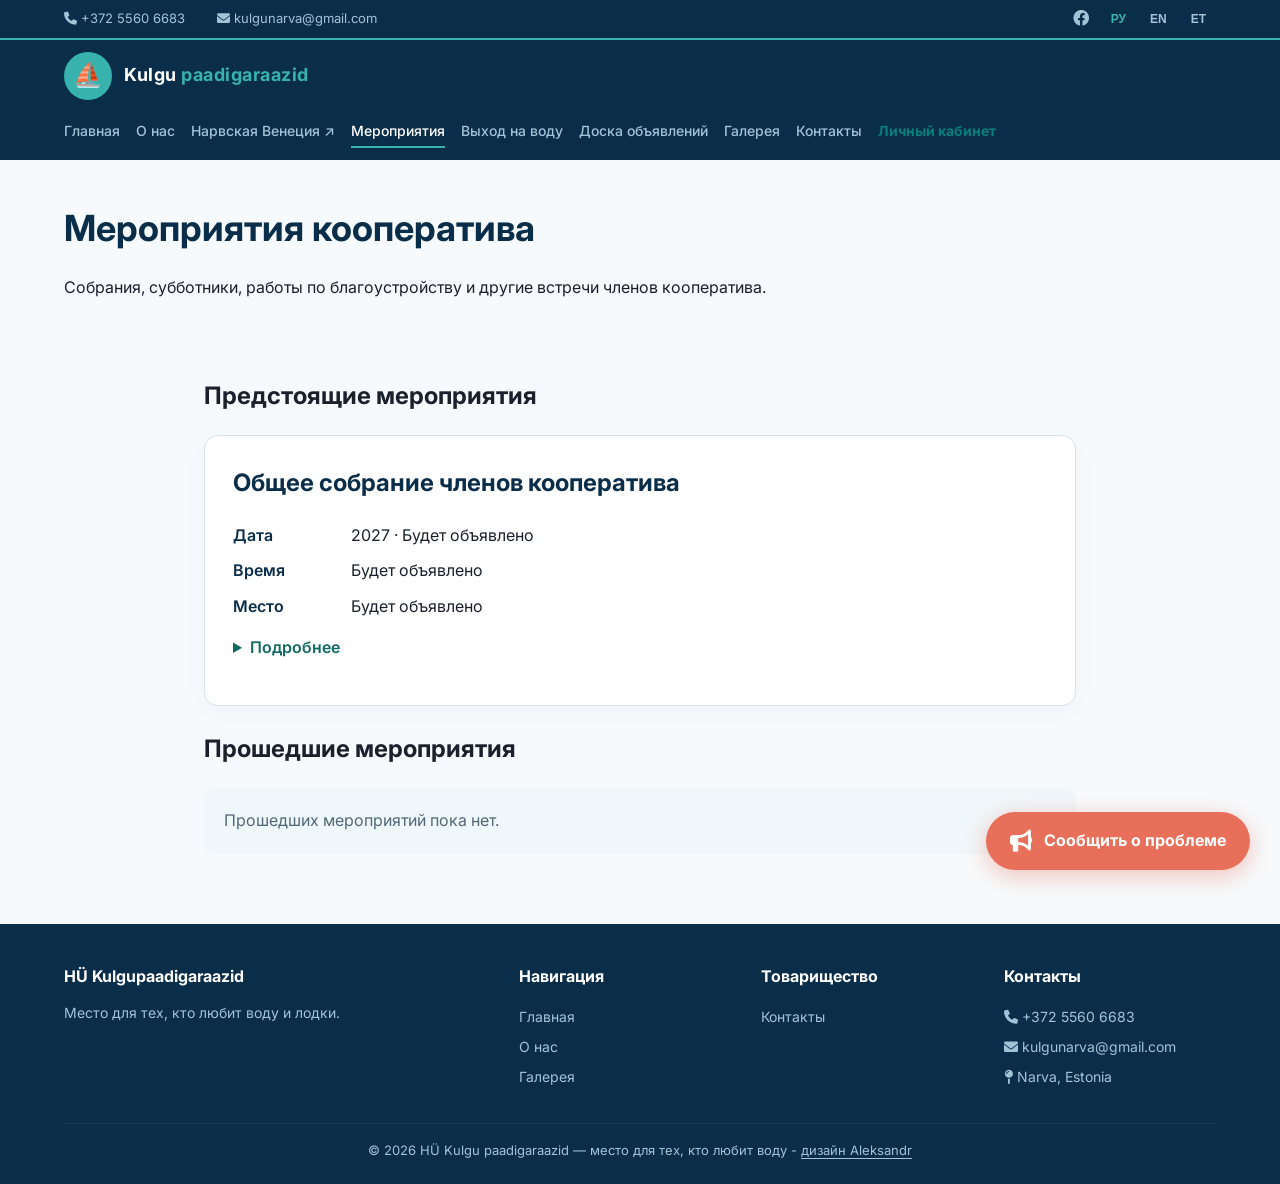
<file: events.html>
<!DOCTYPE html>
<html lang="ru">
<head>
    <meta charset="UTF-8" />
    <meta name="viewport" content="width=device-width, initial-scale=1.0" />
    <title>Мероприятия кооператива — Кулгу, Нарва</title>
    <link rel="icon" href="data:image/svg+xml,<svg xmlns='http://www.w3.org/2000/svg' viewBox='0 0 100 100'><text y='.9em' font-size='90'>⛵</text></svg>" />
    <link rel="preconnect" href="https://fonts.googleapis.com">
    <link href="https://fonts.googleapis.com/css2?family=Inter:wght@400;500;600;700&display=swap" rel="stylesheet" />
    <link rel="stylesheet" href="https://cdnjs.cloudflare.com/ajax/libs/font-awesome/6.0.0-beta3/css/all.min.css" />
    <link rel="stylesheet" href="style.css" />
<link rel="stylesheet" href="community.css"><meta name="description" content="Собрания, субботники и встречи членов кооператива Кулгу: даты, время, место и подробности."><meta name="robots" content="index, follow, max-image-preview:large"><link rel="canonical" href="https://kulgunarva.ee/events.html"><meta property="og:type" content="website"><meta property="og:site_name" content="Kulgu Narva"><meta property="og:title" content="Мероприятия кооператива — Кулгу, Нарва"><meta property="og:description" content="Собрания, субботники и встречи членов кооператива Кулгу: даты, время, место и подробности."><meta property="og:url" content="https://kulgunarva.ee/events.html"><meta property="og:image" content="https://kulgunarva.ee/img/2.jpg"><meta name="twitter:card" content="summary_large_image"><script type="application/ld+json" id="site-schema">{"@context": "https://schema.org", "@type": "CollectionPage", "name": "Мероприятия кооператива — Кулгу, Нарва", "url": "https://kulgunarva.ee/events.html", "inLanguage": ["ru", "et", "en"]}</script><script src="search-meta.js" defer></script><script src="coop-events-data.js" defer></script><script src="coop-events.js" defer></script><link rel="stylesheet" href="coop-events.css"><script src="water-guide.js" defer></script></head>
<body>

    <!-- ===== TOP BAR ===== -->
    <div class="top-bar">
        <div class="container">
            <div class="top-bar-left">
                <a href="tel:+37255606683"><i class="fas fa-phone"></i> +372 5560 6683</a>
                <a href="mailto:kulgunarva@gmail.com"><i class="fas fa-envelope"></i> kulgunarva@gmail.com</a>
            </div>
            <div class="top-bar-right">
                <div class="social-icons">
                    <a href="https://www.facebook.com/groups/2171012990297411" target="_blank" rel="noopener noreferrer" aria-label="Facebook — Kulgu"><i class="fab fa-facebook"></i></a>
                    
                    
                </div>
                <div class="lang-switch">
                    <button class="lang-btn active" data-lang="ru">РУ</button>
                    <button class="lang-btn" data-lang="en">EN</button>
                    <button class="lang-btn" data-lang="et">ET</button>
                </div>
            </div>
        </div>
    </div>

    <!-- ===== HEADER ===== -->
    <header>
        <div class="container header-inner">
            <a href="index.html" class="logo">
                <div class="logo-icon">⛵</div>
                <div class="logo-text">Kulgu<span> paadigaraazid</span></div>
            </a>
            <nav>
                <a href="index.html" data-key="nav_home">Главная</a>
                <a href="index.html#community" data-key="nav_about">О нас</a>
                <a href="https://narvavenice.ee/" target="_blank" rel="noopener noreferrer" data-coop="navVenice">Нарвская Венеция ↗</a>
                <a href="events.html" class="active" aria-current="page" data-coop="navEvents">Мероприятия</a>
                <a href="water.html" data-water="nav">Выход на воду</a>
                <a href="board.html" data-key="nav_fishing">Доска объявлений</a>
                <a href="gallery.html" data-key="nav_gallery">Галерея</a>
                <a href="contacts.html" data-key="nav_contacts">Контакты</a><a href="cabinet.html" data-cabinet-link style="color:#087f7b;font-weight:700">Личный кабинет</a></nav>
        </div>
    </header><main id="main-content"><section class="contacts-header"><div class="container"><h1 data-coop="title">Мероприятия кооператива</h1><p data-coop="lead">Собрания, субботники, работы по благоустройству и другие встречи членов кооператива.</p></div></section><section class="container coop-events-wrap"><h2 data-coop="upcoming">Предстоящие мероприятия</h2><div id="coop-upcoming"></div><h2 data-coop="past">Прошедшие мероприятия</h2><div id="coop-past"></div></section></main><footer>
        <div class="container">
            <div class="footer-grid">
                <div>
                    <h4>HÜ Kulgupaadigaraazid</h4>
                    <p style="font-size:14px; color:#A0C4D8;">Место для тех, кто любит воду и лодки.</p>
                </div>
                <div>
                    <h4 data-key="footer_nav">Навигация</h4>
                    <a href="index.html" data-key="nav_home">Главная</a>
                    <a href="index.html#community" data-key="nav_about">О нас</a>
                    <a href="gallery.html" data-key="nav_gallery">Галерея</a>
                    
                </div>
                <div>
                    <h4 data-key="footer_association">Товарищество</h4>
                    
                    
                    <a href="contacts.html" data-key="nav_contacts">Контакты</a>
                </div>
                <div>
                    <h4 data-key="footer_contact">Контакты</h4>
                    <a href="tel:+37255606683"><i class="fas fa-phone"></i> +372 5560 6683</a>
                    <a href="mailto:kulgunarva@gmail.com"><i class="fas fa-envelope"></i> kulgunarva@gmail.com</a>
                    <a href="https://www.google.com/maps/search/?api=1&amp;query=Kulgusadama%20tee%203%2C%20Narva"><i class="fas fa-map-pin"></i> Narva, Estonia</a>
                </div>
            </div>
            <div class="copyright">
                © 2026 HÜ Kulgu paadigaraazid — <span data-key="footer_tagline">место для тех, кто любит воду</span> - <a href="https://www.facebook.com/alex.kruusi" data-key="footer_design" style="display:inline;padding:0;font-size:inherit;text-decoration:underline;text-underline-offset:3px">дизайн Aleksandr</a>
            </div>
        </div>
    </footer>

    <!-- ===== ПЛАВАЮЩАЯ КНОПКА ===== -->
    <a href="report.html" class="floating-report-btn">
        <i class="fas fa-bullhorn"></i>
        <span data-key="report_btn">Сообщить о проблеме</span>
    </a>

    <script>
        const translations = {
            ru: {
                nav_home: 'Главная',
                nav_about: 'О нас',
                nav_gallery: 'Галерея',
                nav_projects: 'Проекты',
                nav_members: 'Членам',
                nav_fishing: 'Доска объявлений',
                nav_contacts: 'Контакты',
                contacts_title: 'Контакты',
                contacts_general_title: 'Общие контакты',
                contacts_association_web: 'Организатор: Александр Майоров',
                contacts_association_title: 'HÜ Kulgu paadigaraazid',
                contacts_association_head: 'Председатель: Сергей Русаков',
                contacts_association_hours: '* Приём по предварительной записи',
                contacts_association_note: '* По вопросам членства и общим вопросам',
                contacts_accountant_title: 'Бухгалтер',
                contacts_accountant_name: 'Тамара Кузьмина',
                contacts_accountant_hours: 'Вторник, Четверг: 10:00 – 14:00',
                contacts_accountant_address: 'ул. Бухгалтерская, 5, каб. 12, Нарва',
                contacts_accountant_note: '* Приём по предварительной записи',
                contacts_fishing_title: 'Рыболовный клуб',
                contacts_fishing_head: 'Руководитель: Сидоров Сергей Иванович',
                contacts_fishing_hours: 'Встречи: каждое воскресенье, 10:00 – 12:00',
                contacts_fishing_note: '* Присоединиться может любой член товарищества',
                contacts_additional_title: 'Дополнительная информация',
                contacts_additional_meeting: 'Общее собрание: Объявляется заранее в СМИ и на информационных досках',
                contacts_additional_next: 'Следующее собрание: 2027',
                contacts_additional_docs: 'Документы: доступны в разделе "Членам"',
                contacts_additional_keys: 'Ключи: выдаются после оплаты членского взноса',
                footer_nav: 'Навигация',
                footer_association: 'Товарищество',
                footer_contact: 'Контакты',
                footer_design: 'дизайн Aleksandr', footer_tagline: 'место для тех, кто любит воду',
                report_btn: 'Сообщить о проблеме'
            },
            en: {
                nav_home: 'Home',
                nav_about: 'About',
                nav_gallery: 'Gallery',
                nav_projects: 'Projects',
                nav_members: 'For Members',
                nav_fishing: 'Noticeboard',
                nav_contacts: 'Contacts',
                contacts_title: 'Contacts',
                contacts_general_title: 'General Contacts',
                contacts_association_web: 'Founder: Aleksandr Maiorov',
                contacts_association_title: 'HÜ Kulgu paadigaraazid',
                contacts_association_head: 'Chairman: Sergei Rusakov',
                contacts_association_hours: 'Reception: * By appointment only',
                contacts_association_note: '* For membership and general questions',
                contacts_accountant_title: 'Accountant',
                contacts_accountant_name: 'Tamara Kuzmina',
                contacts_accountant_hours: 'Tuesday, Thursday: 10:00 – 14:00',
                contacts_accountant_address: '5 Accountant St, office 12, Narva',
                contacts_accountant_note: '* By appointment only',
                contacts_fishing_title: 'Fishing Club',
                contacts_fishing_head: 'Leader: Sergei Sidorov',
                contacts_fishing_hours: 'Meetings: every Sunday, 10:00 – 12:00',
                contacts_fishing_note: '* Any member of the association can join',
                contacts_additional_title: 'Additional Information',
                contacts_additional_meeting: 'General Meeting: Announced in advance via the media and on public notice boards.',
                contacts_additional_next: 'Next meeting: 2027',
                contacts_additional_docs: 'Documents: available in "For Members" section',
                contacts_additional_keys: 'Keys: issued after payment of membership fee',
                footer_nav: 'Navigation',
                footer_association: 'Association',
                footer_contact: 'Contacts',
                footer_design: 'design Aleksandr', footer_tagline: 'a place for those who love water',
                report_btn: 'Report a problem'
            },
            et: {
                nav_home: 'Avaleht',
                nav_about: 'Meist',
                nav_gallery: 'Galerii',
                nav_projects: 'Projektid',
                nav_members: 'Liikmetele',
                nav_fishing: 'Kuulutuste tahvel',
                nav_contacts: 'Kontaktid',
                contacts_title: 'Kontaktid',
                contacts_general_title: 'Üldised kontaktid',
                contacts_association_web: 'Asutaja: Aleksandr Maiorov',
                contacts_association_title: 'HÜ Kulgu paadigaraazid',
                contacts_association_head: 'Esimees: Sergei Rusakov',
                contacts_association_hours: 'Vastuvõtt: * Ainult eelneval kokkuleppel',
                contacts_association_note: '* Liikmelisuse ja üldiste küsimuste korral',
                contacts_accountant_title: 'Raamatupidaja',
                contacts_accountant_name: 'Tamara Kuzmina',
                contacts_accountant_hours: 'Teisipäev, Neljapäev: 10:00 – 14:00',
                contacts_accountant_address: 'Raamatupidamise tn 5, kab. 12, Narva',
                contacts_accountant_note: '* Ainult eelneval kokkuleppel',
                contacts_fishing_title: 'Kalastusklubi',
                contacts_fishing_head: 'Juht: Sergei Sidorov',
                contacts_fishing_hours: 'Kohtumised: igal pühapäeval, 10:00 – 12:00',
                contacts_fishing_note: '* Iga ühistu liige võib liituda',
                contacts_additional_title: 'Lisainformatsioon',
                contacts_additional_meeting: 'Üldkoosolek: Üldkoosoleku toimumisest teatatakse eelnevalt meedias ja teadetetahvlitel.',
                contacts_additional_next: 'Järgmine koosolek: 2027',
                contacts_additional_docs: 'Dokumendid: saadaval rubriigis "Liikmetele"',
                contacts_additional_keys: 'Võtmed: väljastatakse pärast liikmemaksu tasumist',
                footer_nav: 'Navigatsioon',
                footer_association: 'Ühistu',
                footer_contact: 'Kontaktid',
                footer_design: 'disain Aleksandr', footer_tagline: 'koht neile, kes armastavad vett',
                report_btn: 'Teata probleemist'
            }
        };

        let currentLang = 'ru';

        function setLanguage(lang) {
            currentLang = lang;
            const t = translations[lang];
            document.querySelectorAll('[data-key]').forEach(el => {
                const key = el.getAttribute('data-key');
                if (t[key]) {
                    el.textContent = t[key];
                }
            });
            document.querySelectorAll('.lang-btn').forEach(btn => {
                btn.classList.toggle('active', btn.getAttribute('data-lang') === lang);
            });
            document.documentElement.lang = lang;
            localStorage.setItem('preferredLanguage', lang);
        }

        document.addEventListener('DOMContentLoaded', function() {
            const savedLang = localStorage.getItem('preferredLanguage');
            if (savedLang && translations[savedLang]) {
                setLanguage(savedLang);
            } else {
                setLanguage('ru');
            }
        });

        document.querySelectorAll('.lang-btn').forEach(btn => {
            btn.addEventListener('click', () => {
                setLanguage(btn.getAttribute('data-lang'));
            });
        });
    </script>
<script src="cabinet-link.js" defer></script></body>
</html>
</file>
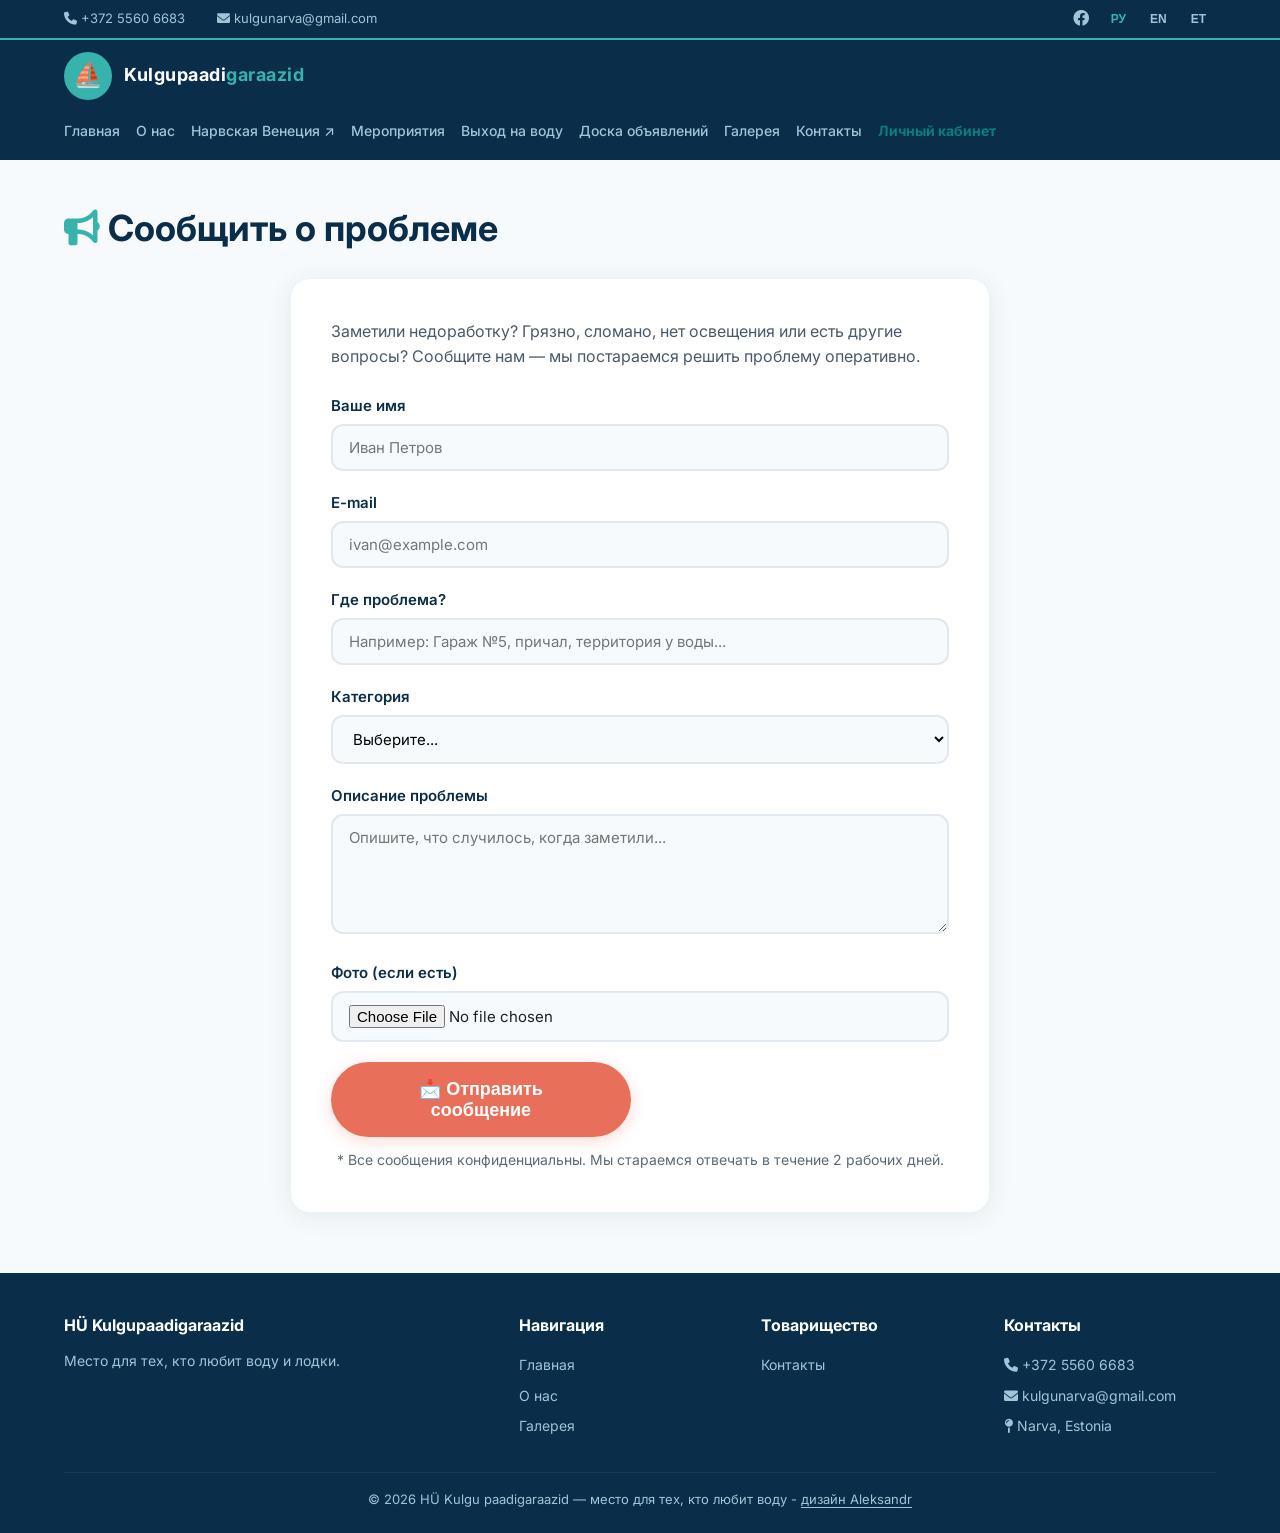
<file: report.html>
<!DOCTYPE html>
<html lang="ru">
<head>
    <meta charset="UTF-8" />
    <meta name="viewport" content="width=device-width, initial-scale=1.0" />
    <title>Сообщить о проблеме — Кулгу, Нарва</title>
    <link rel="icon" href="data:image/svg+xml,<svg xmlns='http://www.w3.org/2000/svg' viewBox='0 0 100 100'><text y='.9em' font-size='90'>⛵</text></svg>" />
    <link rel="preconnect" href="https://fonts.googleapis.com">
    <link href="https://fonts.googleapis.com/css2?family=Inter:wght@400;500;600;700&display=swap" rel="stylesheet" />
    <link rel="stylesheet" href="https://cdnjs.cloudflare.com/ajax/libs/font-awesome/6.0.0-beta3/css/all.min.css" />
    <link rel="stylesheet" href="style.css" />
    <style>
        /* ===== ДОПОЛНИТЕЛЬНЫЕ СТИЛИ ДЛЯ СТРАНИЦЫ ЖАЛОБ ===== */
        .report-header {
            padding: 40px 0 20px;
        }
        .report-header h1 {
            font-size: 36px;
            color: #0A2E4A;
        }
        .report-header h1 i {
            color: #38B2AC;
        }

        .report-form-wrapper {
            background: #fff;
            padding: 40px;
            border-radius: 20px;
            box-shadow: 0 4px 24px rgba(10, 46, 74, 0.08);
            border: 1px solid rgba(56, 178, 172, 0.12);
            max-width: 700px;
            margin: 0 auto 60px;
        }
        .report-form-wrapper .form-group {
            margin-bottom: 20px;
        }
        .report-form-wrapper label {
            display: block;
            font-weight: 600;
            color: #0A2E4A;
            margin-bottom: 6px;
            font-size: 15px;
        }
        .report-form-wrapper label .required {
            color: #E8705A;
        }
        .report-form-wrapper input,
        .report-form-wrapper select,
        .report-form-wrapper textarea {
            width: 100%;
            padding: 12px 16px;
            border: 2px solid #E2E8F0;
            border-radius: 12px;
            font-size: 15px;
            font-family: 'Inter', sans-serif;
            transition: 0.25s;
            background: #F7FAFC;
        }
        .report-form-wrapper input:focus,
        .report-form-wrapper select:focus,
        .report-form-wrapper textarea:focus {
            border-color: #38B2AC;
            outline: none;
            background: #fff;
            box-shadow: 0 0 0 4px rgba(56, 178, 172, 0.10);
        }
        .report-form-wrapper textarea {
            resize: vertical;
            min-height: 120px;
        }
        .report-form-wrapper .btn-submit {
            background: #E8705A;
            color: #fff;
            border: none;
            padding: 16px 48px;
            border-radius: 50px;
            font-weight: 700;
            font-size: 18px;
            cursor: pointer;
            transition: 0.3s;
            width: 100%;
            max-width: 300px;
            display: inline-block;
            box-shadow: 0 4px 16px rgba(232, 112, 90, 0.25);
        }
        .report-form-wrapper .btn-submit:hover {
            background: #d45a44;
            transform: scale(1.02);
        }
        .report-form-wrapper .note {
            font-size: 14px;
            color: #5A6A7A;
            margin-top: 12px;
            text-align: center;
        }

        .report-success {
            display: none;
            background: #d4edda;
            padding: 20px;
            border-radius: 12px;
            text-align: center;
            color: #155724;
            font-weight: 600;
            margin-top: 20px;
        }

        @media (max-width: 600px) {
            .report-form-wrapper {
                padding: 24px;
            }
            .report-header h1 {
                font-size: 28px;
            }
        }
    </style>
<link rel="stylesheet" href="community.css"><meta name="description" content="Форма сообщения о проблеме на территории Кулгу в Нарве."><meta name="robots" content="noindex, follow"><link rel="canonical" href="https://kulgunarva.ee/report.html"><meta property="og:type" content="website"><meta property="og:site_name" content="Kulgu Narva"><meta property="og:title" content="Сообщить о проблеме — Кулгу, Нарва"><meta property="og:description" content="Форма сообщения о проблеме на территории Кулгу в Нарве."><meta property="og:url" content="https://kulgunarva.ee/report.html"><meta property="og:image" content="https://kulgunarva.ee/img/2.jpg"><meta name="twitter:card" content="summary_large_image"><script type="application/ld+json" id="site-schema">{"@context":"https://schema.org","@graph":[{"@type":"WebSite","@id":"https://kulgunarva.ee/#website","url":"https://kulgunarva.ee/","name":"Kulgu Narva","inLanguage":["ru","et","en"],"about":{"@type":"Place","name":"Kulgu","address":{"@type":"PostalAddress","addressLocality":"Narva","addressCountry":"EE"}}},{"@type":"WebPage","@id":"https://kulgunarva.ee/report.html#page","url":"https://kulgunarva.ee/report.html","name":"Сообщить о проблеме — Кулгу, Нарва","description":"Форма сообщения о проблеме на территории Кулгу в Нарве.","inLanguage":"ru","isPartOf":{"@id":"https://kulgunarva.ee/#website"}},{"@type":"BreadcrumbList","itemListElement":[{"@type":"ListItem","position":1,"name":"Кулгу, Нарва","item":"https://kulgunarva.ee/"},{"@type":"ListItem","position":2,"name":"Сообщить о проблеме — Кулгу, Нарва","item":"https://kulgunarva.ee/report.html"}]}]}</script><script src="search-meta.js" defer></script><script src="coop-events-data.js" defer></script><script src="coop-events.js" defer></script><link rel="stylesheet" href="coop-events.css"><script src="water-guide.js" defer></script></head>
<body>

    <!-- ===== TOP BAR (как на главной) ===== -->
    <div class="top-bar">
        <div class="container">
            <div class="top-bar-left">
                <a href="tel:+37255606683"><i class="fas fa-phone"></i> +372 5560 6683</a>
                <a href="mailto:kulgunarva@gmail.com"><i class="fas fa-envelope"></i> kulgunarva@gmail.com</a>
            </div>
            <div class="top-bar-right">
                <div class="social-icons">
                    <a href="https://www.facebook.com/groups/2171012990297411" target="_blank" rel="noopener noreferrer" aria-label="Facebook — Kulgu"><i class="fab fa-facebook"></i></a>
                    
                    
                </div>
                <div class="lang-switch">
                    <button class="lang-btn active" data-lang="ru">РУ</button>
                    <button class="lang-btn" data-lang="en">EN</button>
                    <button class="lang-btn" data-lang="et">ET</button>
                </div>
            </div>
        </div>
    </div>

    <!-- ===== HEADER ===== -->
    <header>
        <div class="container header-inner">
            <a href="index.html" class="logo">
                <div class="logo-icon">⛵</div>
                <div class="logo-text">Kulgupaadi<span>garaazid</span></div>
            </a>
            <nav>
                <a href="index.html" data-key="nav_home">Главная</a>
                <a href="index.html#community" data-key="nav_about">О нас</a>
                <a href="https://narvavenice.ee/" target="_blank" rel="noopener noreferrer" data-coop="navVenice">Нарвская Венеция ↗</a>
                <a href="events.html" data-coop="navEvents">Мероприятия</a>
                <a href="water.html" data-water="nav">Выход на воду</a>
                <a href="board.html" data-key="nav_board">Доска объявлений</a>
                <a href="gallery.html" data-key="nav_gallery">Галерея</a>
                <a href="contacts.html" data-key="nav_contacts">Контакты</a><a href="cabinet.html" data-cabinet-link style="color:#087f7b;font-weight:700">Личный кабинет</a></nav>
        </div>
    </header><main id="main-content">

    <!-- ===== СТРАНИЦА ЖАЛОБ ===== -->
    <section class="report-header">
        <div class="container">
            <h1><i class="fas fa-bullhorn"></i> <span data-key="report_page_title">Сообщить о проблеме</span></h1>
        </div>
    </section>

    <section>
        <div class="container">
            <div class="report-form-wrapper">
                <p style="margin-bottom: 24px; color: #4A5A6A; font-size: 16px;" data-key="report_page_desc">
                    Заметили недоработку? Грязно, сломано, нет освещения или есть другие вопросы?<br />
                    Сообщите нам — мы постараемся решить проблему оперативно.
                </p>

                <!-- ===== ИСПРАВЛЕНА ПОЧТА ===== -->
                <form id="reportForm" action="https://formsubmit.co/kulgunarva@gmail.com" method="POST">
                    <input type="hidden" name="_subject" value="Жалоба / Сообщение о проблеме" />
                    <input type="hidden" name="_captcha" value="true" />
                    <input type="hidden" name="_next" value="https://kulgunarva.ee/report.html?success=1" />

                    <div class="form-group">
                        <label for="name" data-key="report_label_name">Ваше имя <span class="required">*</span></label>
                        <input type="text" id="name" name="Имя" required placeholder="Иван Петров" />
                    </div>

                    <div class="form-group">
                        <label for="email" data-key="report_label_email">E-mail <span class="required">*</span></label>
                        <input type="email" id="email" name="Email" required placeholder="ivan@example.com" />
                    </div>

                    <div class="form-group">
                        <label for="place" data-key="report_label_place">Где проблема? <span class="required">*</span></label>
                        <input type="text" id="place" name="Место" required placeholder="Например: Гараж №5, причал, территория у воды..." />
                    </div>

                    <div class="form-group">
                        <label for="category" data-key="report_label_category">Категория</label>
                        <select id="category" name="Категория">
                            <option value="" data-key="report_category_select">Выберите...</option>
                            <option value="Освещение" data-key="report_category_gov">Жалобы на работу правления</option>
                            <option value="Освещение" data-key="report_category_light">Освещение</option>
                            <option value="Чистота" data-key="report_category_clean">Чистота / Мусор</option>
                            <option value="Ремонт" data-key="report_category_repair">Ремонт / Поломка</option>
                            <option value="Безопасность" data-key="report_category_safety">Безопасность</option>
                            <option value="Другое" data-key="report_category_other">Другое</option>
                        </select>
                    </div>

                    <div class="form-group">
                        <label for="description" data-key="report_label_desc">Описание проблемы <span class="required">*</span></label>
                        <textarea id="description" name="Описание" required placeholder="Опишите, что случилось, когда заметили..."></textarea>
                    </div>

                    <div class="form-group">
                        <label for="photo" data-key="report_label_photo">Фото (если есть)</label>
                        <input type="file" id="photo" name="Фото" accept="image/*" />
                    </div>

                    <button type="submit" class="btn-submit" data-key="report_submit">📩 Отправить сообщение</button>

                    <div id="reportSuccess" class="report-success">
                        ✅ <span data-key="report_success">Спасибо! Ваше сообщение отправлено. Мы свяжемся с вами в ближайшее время.</span>
                    </div>

                    <div class="note" data-key="report_note">* Все сообщения конфиденциальны. Мы стараемся отвечать в течение 2 рабочих дней.</div>
                </form>
            </div>
        </div>
    </section>

    <!-- ===== FOOTER ===== -->
    </main><footer>
        <div class="container">
            <div class="footer-grid">
                <div>
                    <h4>HÜ Kulgupaadigaraazid</h4>
                    <p style="font-size:14px; color:#A0C4D8;">Место для тех, кто любит воду и лодки.</p>
                </div>
                <div>
                    <h4 data-key="footer_nav">Навигация</h4>
                    <a href="index.html" data-key="nav_home">Главная</a>
                    <a href="index.html#community" data-key="nav_about">О нас</a>
                    <a href="gallery.html" data-key="nav_gallery">Галерея</a>
                    
                </div>
                <div>
                    <h4 data-key="footer_association">Товарищество</h4>
                    
                    
                    <a href="contacts.html" data-key="nav_contacts">Контакты</a>
                </div>
                <div>
                    <h4 data-key="footer_contact">Контакты</h4>
                    <a href="tel:+37255606683"><i class="fas fa-phone"></i> +372 5560 6683</a>
                    <a href="mailto:kulgunarva@gmail.com"><i class="fas fa-envelope"></i> kulgunarva@gmail.com</a>
                    <a href="https://www.google.com/maps/search/?api=1&amp;query=Kulgusadama%20tee%203%2C%20Narva"><i class="fas fa-map-pin"></i> Narva, Estonia</a>
                </div>
            </div>
            <div class="copyright">
                © 2026 HÜ Kulgu paadigaraazid — <span data-key="footer_tagline">место для тех, кто любит воду</span> - <a href="https://www.facebook.com/alex.kruusi" data-key="footer_design" style="display:inline;padding:0;font-size:inherit;text-decoration:underline;text-underline-offset:3px">дизайн Aleksandr</a>
            </div>
        </div>
    </footer>

    <script>
        // ===== МУЛЬТИЯЗЫЧНОСТЬ =====
        const translations = {
            ru: {
                nav_home: 'Главная',
                nav_about: 'О нас',
                nav_gallery: 'Галерея',
                nav_projects: 'Проекты',
                nav_members: 'Членам',
                nav_fishing: 'Доска объявлений',
		nav_board: 'Доска объявлений',
                nav_contacts: 'Контакты',
                report_page_title: 'Сообщить о проблеме',
                report_page_desc: 'Заметили недоработку? Грязно, сломано, нет освещения или есть другие вопросы? Сообщите нам — мы постараемся решить проблему оперативно.',
                report_label_name: 'Ваше имя',
                report_label_email: 'E-mail',
                report_label_place: 'Где проблема?',
                report_label_category: 'Категория',
                report_category_select: 'Выберите...',
                report_category_light: 'Освещение',
                report_category_gov: 'Жалобы на работу правления',
                report_category_clean: 'Чистота / Мусор',
                report_category_repair: 'Ремонт / Поломка',
                report_category_safety: 'Безопасность',
                report_category_other: 'Другое',
                report_label_desc: 'Описание проблемы',
                report_label_photo: 'Фото (если есть)',
                report_submit: '📩 Отправить сообщение',
                report_success: 'Спасибо! Ваше сообщение отправлено. Мы свяжемся с вами в ближайшее время.',
                report_note: '* Все сообщения конфиденциальны. Мы стараемся отвечать в течение 2 рабочих дней.',
                footer_nav: 'Навигация',
                footer_association: 'Товарищество',
                footer_contact: 'Контакты',
                footer_design: 'дизайн Aleksandr', footer_tagline: 'место для тех, кто любит воду'
            },
            en: {
                nav_home: 'Home',
                nav_about: 'About',
                nav_gallery: 'Gallery',
                nav_projects: 'Projects',
                nav_members: 'For Members',
                nav_fishing: 'Noticeboard',
		nav_board: 'Board',
                nav_contacts: 'Contacts',
                report_page_title: 'Report a Problem',
                report_page_desc: 'Noticed something wrong? Dirty, broken, no lighting or other issues? Let us know — we\'ll try to resolve it promptly.',
                report_label_name: 'Your name',
                report_label_email: 'E-mail',
                report_label_place: 'Where is the problem?',
                report_label_category: 'Category',
                report_category_select: 'Select...',
                report_category_light: 'Lighting',
                report_category_gov: 'Complaints about the Management Board',
                report_category_clean: 'Cleanliness / Trash',
                report_category_repair: 'Repair / Breakdown',
                report_category_safety: 'Safety',
                report_category_other: 'Other',
                report_label_desc: 'Description of the problem',
                report_label_photo: 'Photo (if available)',
                report_submit: '📩 Send message',
                report_success: 'Thank you! Your message has been sent. We will contact you shortly.',
                report_note: '* All messages are confidential. We try to respond within 2 business days.',
                footer_nav: 'Navigation',
                footer_association: 'Association',
                footer_contact: 'Contacts',
                footer_design: 'design Aleksandr', footer_tagline: 'a place for those who love water'
            },
            et: {
                nav_home: 'Avaleht',
                nav_about: 'Meist',
                nav_gallery: 'Galerii',
                nav_projects: 'Projektid',
                nav_members: 'Liikmetele',
                nav_fishing: 'Kuulutuste tahvel',
		nav_board: 'Kuulutuste tahvel',
                nav_contacts: 'Kontaktid',
                report_page_title: 'Teata probleemist',
                report_page_desc: 'Märkasid midagi valesti? Määrdunud, katki, puudub valgustus või muid küsimusi? Andke meile teada — proovime probleemi kiiresti lahendada.',
                report_label_name: 'Teie nimi',
                report_label_email: 'E-post',
                report_label_place: 'Kus on probleem?',
                report_label_category: 'Kategooria',
                report_category_select: 'Valige...',
                report_category_light: 'Valgustus',
                report_category_gov: 'Kaebused juhatuse töö kohta',
                report_category_clean: 'Puhtus / Prügi',
                report_category_repair: 'Remont / Rike',
                report_category_safety: 'Turvalisus',
                report_category_other: 'Muu',
                report_label_desc: 'Probleemi kirjeldus',
                report_label_photo: 'Foto (kui on)',
                report_submit: '📩 Saada teade',
                report_success: 'Aitäh! Teie teade on saadetud. Võtame teiega peagi ühendust.',
                report_note: '* Kõik teated on konfidentsiaalsed. Püüame vastata 2 tööpäeva jooksul.',
                footer_nav: 'Navigatsioon',
                footer_association: 'Ühistu',
                footer_contact: 'Kontaktid',
                footer_design: 'disain Aleksandr', footer_tagline: 'koht neile, kes armastavad vett'
            }
        };

        let currentLang = 'ru';

        function setLanguage(lang) {
            currentLang = lang;
            const t = translations[lang];
            document.querySelectorAll('[data-key]').forEach(el => {
                const key = el.getAttribute('data-key');
                if (t[key]) {
                    el.textContent = t[key];
                }
            });
            document.querySelectorAll('.lang-btn').forEach(btn => {
                btn.classList.toggle('active', btn.getAttribute('data-lang') === lang);
            });
            document.documentElement.lang = lang;
            localStorage.setItem('preferredLanguage', lang);
        }

        document.addEventListener('DOMContentLoaded', function() {
            const savedLang = localStorage.getItem('preferredLanguage');
            if (savedLang && translations[savedLang]) {
                setLanguage(savedLang);
            } else {
                setLanguage('ru');
            }
        });

        document.querySelectorAll('.lang-btn').forEach(btn => {
            btn.addEventListener('click', () => {
                setLanguage(btn.getAttribute('data-lang'));
            });
        });

        // ===== ПОКАЗ СООБЩЕНИЯ ОБ УСПЕХЕ =====
        document.addEventListener('DOMContentLoaded', function() {
            const urlParams = new URLSearchParams(window.location.search);
            if (urlParams.get('success') === '1') {
                document.getElementById('reportSuccess').style.display = 'block';
            }
        });
    </script>
<script src="cabinet-link.js" defer></script></body>
</html>
</file>
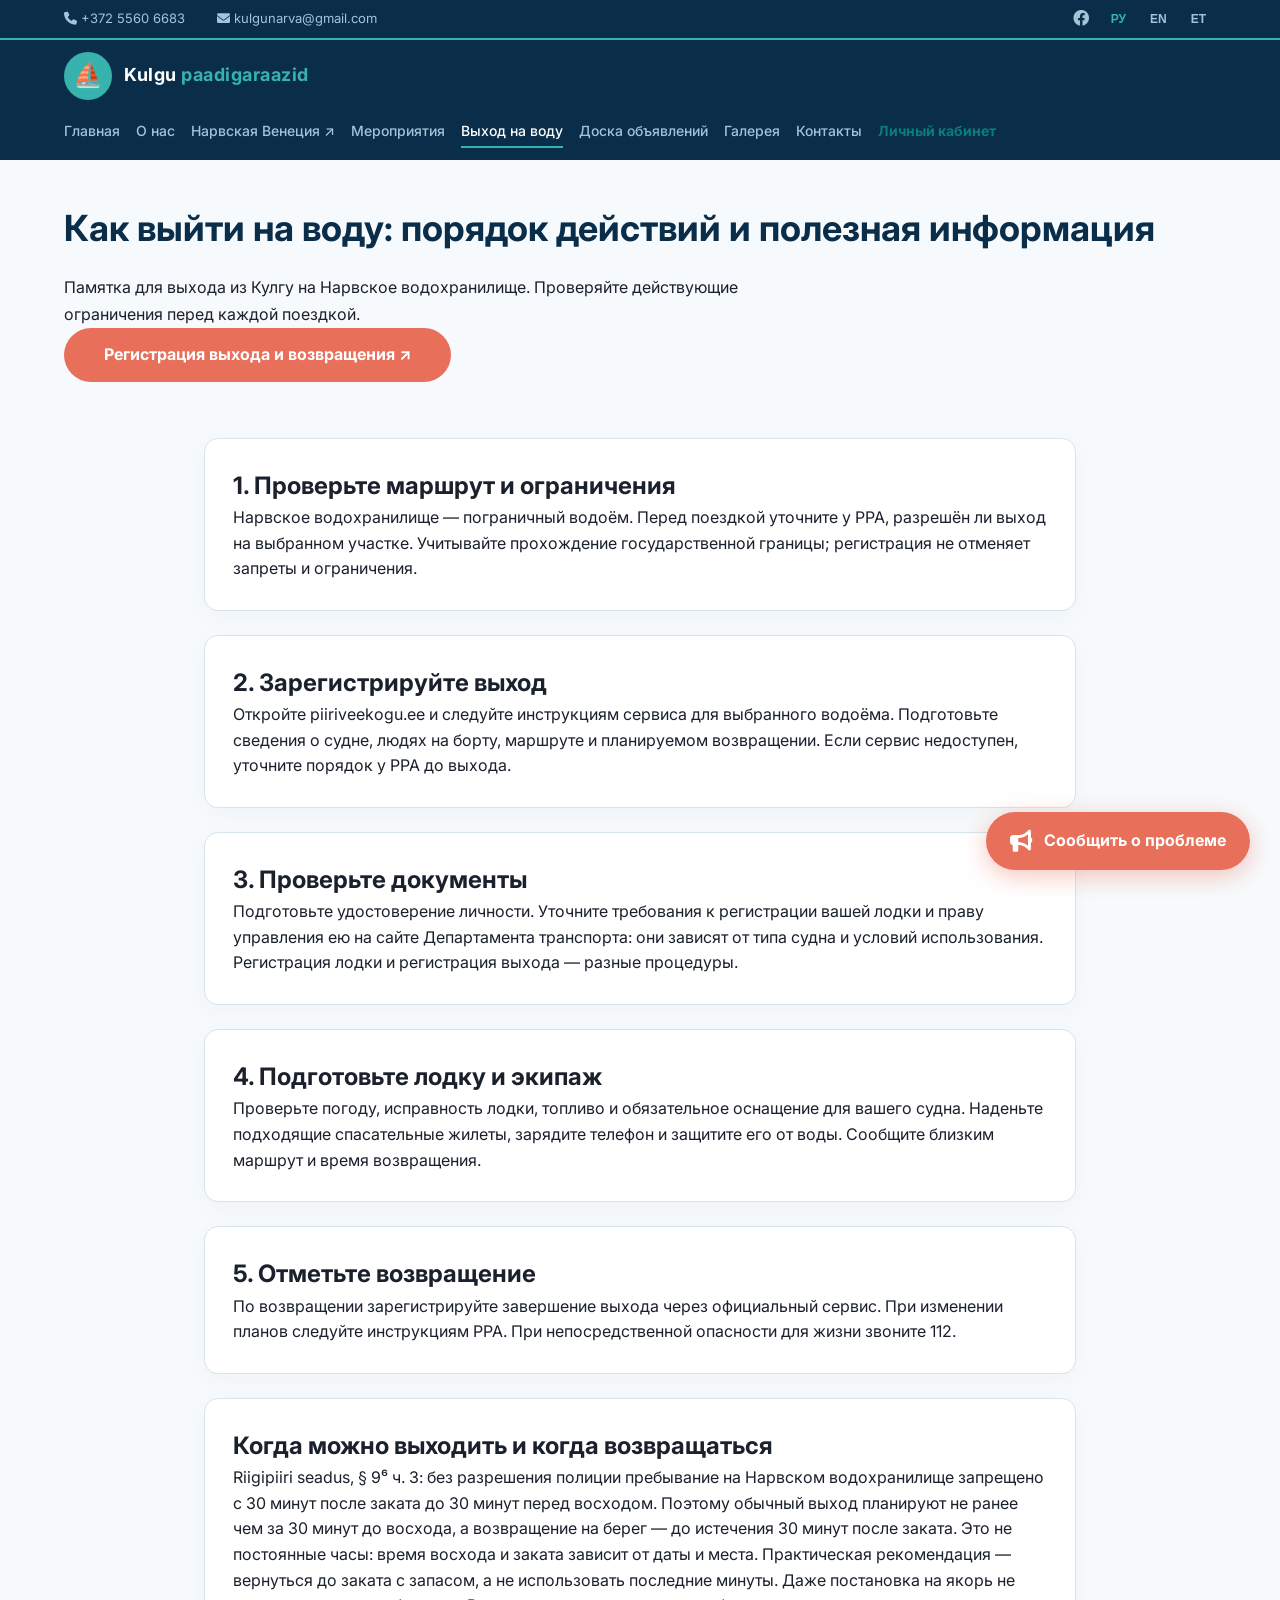
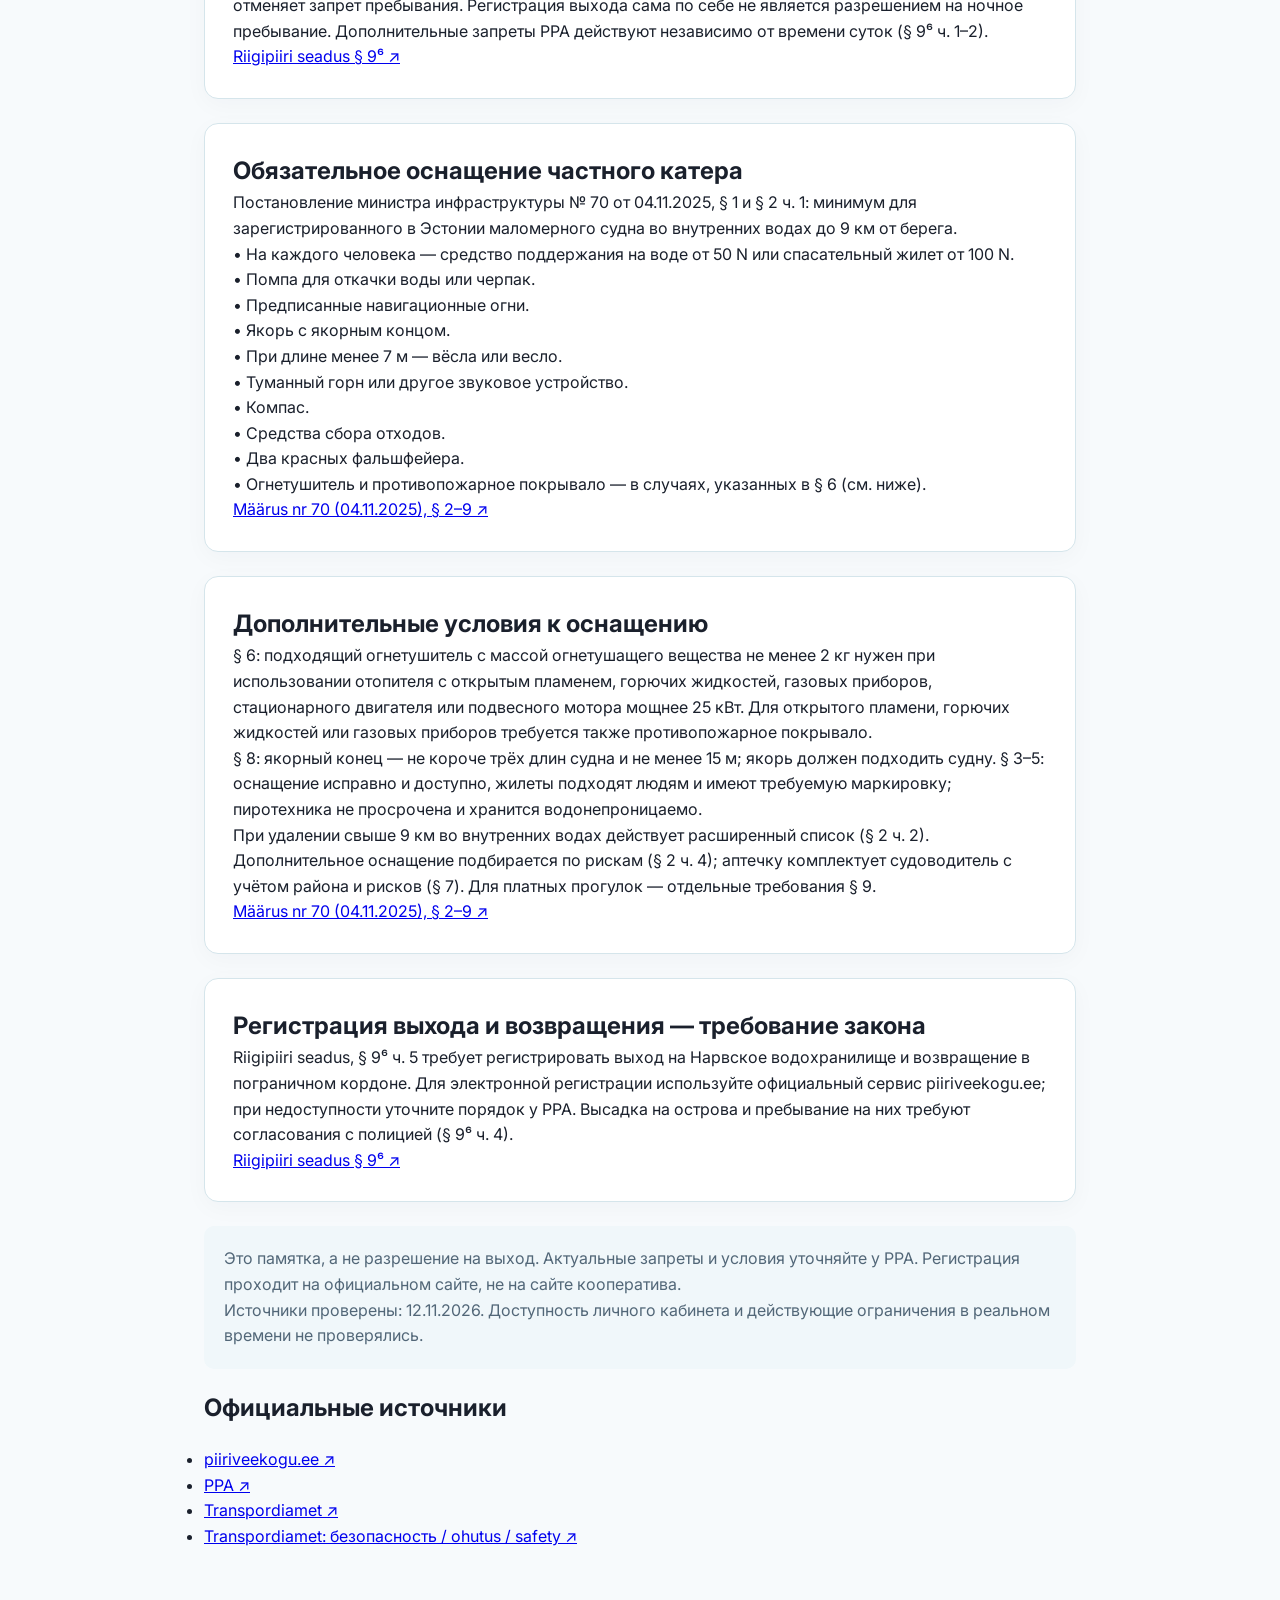
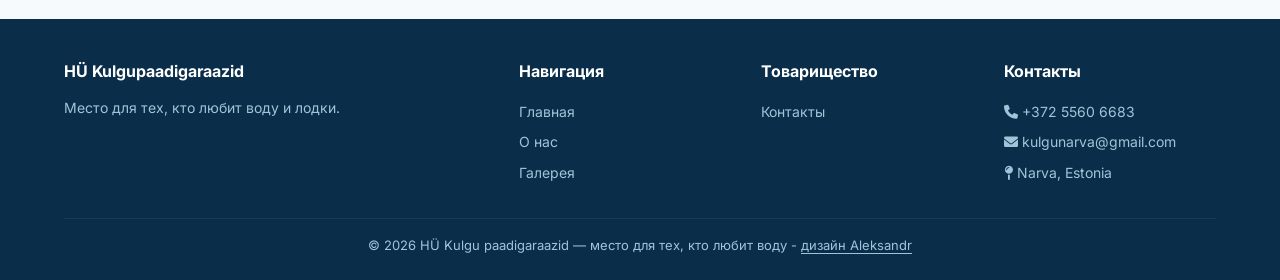
<file: water.html>
<!DOCTYPE html>
<html lang="ru">
<head>
    <meta charset="UTF-8" />
    <meta name="viewport" content="width=device-width, initial-scale=1.0" />
    <title>Выход на воду — Кулгу, Нарва</title>
    <link rel="icon" href="data:image/svg+xml,<svg xmlns='http://www.w3.org/2000/svg' viewBox='0 0 100 100'><text y='.9em' font-size='90'>⛵</text></svg>" />
    <link rel="preconnect" href="https://fonts.googleapis.com">
    <link href="https://fonts.googleapis.com/css2?family=Inter:wght@400;500;600;700&display=swap" rel="stylesheet" />
    <link rel="stylesheet" href="https://cdnjs.cloudflare.com/ajax/libs/font-awesome/6.0.0-beta3/css/all.min.css" />
    <link rel="stylesheet" href="style.css" />
<link rel="stylesheet" href="community.css"><meta name="description" content="Памятка для выхода из Кулгу на Нарвское водохранилище. Проверяйте действующие ограничения перед каждой поездкой."><meta name="robots" content="index, follow, max-image-preview:large"><link rel="canonical" href="https://kulgunarva.ee/water.html"><meta property="og:type" content="website"><meta property="og:site_name" content="Kulgu Narva"><meta property="og:title" content="Выход на воду — Кулгу, Нарва"><meta property="og:description" content="Памятка для выхода из Кулгу на Нарвское водохранилище. Проверяйте действующие ограничения перед каждой поездкой."><meta property="og:url" content="https://kulgunarva.ee/water.html"><meta property="og:image" content="https://kulgunarva.ee/img/2.jpg"><meta name="twitter:card" content="summary_large_image"><script type="application/ld+json" id="site-schema">{"@context": "https://schema.org", "@type": "WebPage", "name": "Как выйти на воду: порядок действий и полезная информация", "url": "https://kulgunarva.ee/water.html"}</script><script src="search-meta.js" defer></script><script src="coop-events-data.js" defer></script><script src="coop-events.js" defer></script><link rel="stylesheet" href="coop-events.css"><script src="water-guide.js" defer></script></head>
<body>

    <!-- ===== TOP BAR ===== -->
    <div class="top-bar">
        <div class="container">
            <div class="top-bar-left">
                <a href="tel:+37255606683"><i class="fas fa-phone"></i> +372 5560 6683</a>
                <a href="mailto:kulgunarva@gmail.com"><i class="fas fa-envelope"></i> kulgunarva@gmail.com</a>
            </div>
            <div class="top-bar-right">
                <div class="social-icons">
                    <a href="https://www.facebook.com/groups/2171012990297411" target="_blank" rel="noopener noreferrer" aria-label="Facebook — Kulgu"><i class="fab fa-facebook"></i></a>
                    
                    
                </div>
                <div class="lang-switch">
                    <button class="lang-btn active" data-lang="ru">РУ</button>
                    <button class="lang-btn" data-lang="en">EN</button>
                    <button class="lang-btn" data-lang="et">ET</button>
                </div>
            </div>
        </div>
    </div>

    <!-- ===== HEADER ===== -->
    <header>
        <div class="container header-inner">
            <a href="index.html" class="logo">
                <div class="logo-icon">⛵</div>
                <div class="logo-text">Kulgu<span> paadigaraazid</span></div>
            </a>
            <nav>
                <a href="index.html" data-key="nav_home">Главная</a>
                <a href="index.html#community" data-key="nav_about">О нас</a>
                <a href="https://narvavenice.ee/" target="_blank" rel="noopener noreferrer" data-coop="navVenice">Нарвская Венеция ↗</a>
                <a href="events.html" data-coop="navEvents">Мероприятия</a>
                <a href="water.html" class="active" aria-current="page" data-water="nav">Выход на воду</a>
                <a href="board.html" data-key="nav_fishing">Доска объявлений</a>
                <a href="gallery.html" data-key="nav_gallery">Галерея</a>
                <a href="contacts.html" data-key="nav_contacts">Контакты</a><a href="cabinet.html" data-cabinet-link style="color:#087f7b;font-weight:700">Личный кабинет</a></nav>
        </div>
    </header><main id="main-content"><section class="contacts-header"><div class="container"><h1 data-water="title">Как выйти на воду: порядок действий и полезная информация</h1><p data-water="lead">Памятка для выхода из Кулгу на Нарвское водохранилище. Проверяйте действующие ограничения перед каждой поездкой.</p><a class="btn" href="https://www.piiriveekogu.ee/" target="_blank" rel="noopener noreferrer" data-water="register">Регистрация выхода и возвращения ↗</a></div></section><section class="container coop-events-wrap"><article class="coop-event-card"><h2 data-water="heading-0">1. Проверьте маршрут и ограничения</h2><p data-water="body-0">Нарвское водохранилище — пограничный водоём. Перед поездкой уточните у PPA, разрешён ли выход на выбранном участке. Учитывайте прохождение государственной границы; регистрация не отменяет запреты и ограничения.</p></article><article class="coop-event-card"><h2 data-water="heading-1">2. Зарегистрируйте выход</h2><p data-water="body-1">Откройте piiriveekogu.ee и следуйте инструкциям сервиса для выбранного водоёма. Подготовьте сведения о судне, людях на борту, маршруте и планируемом возвращении. Если сервис недоступен, уточните порядок у PPA до выхода.</p></article><article class="coop-event-card"><h2 data-water="heading-2">3. Проверьте документы</h2><p data-water="body-2">Подготовьте удостоверение личности. Уточните требования к регистрации вашей лодки и праву управления ею на сайте Департамента транспорта: они зависят от типа судна и условий использования. Регистрация лодки и регистрация выхода — разные процедуры.</p></article><article class="coop-event-card"><h2 data-water="heading-3">4. Подготовьте лодку и экипаж</h2><p data-water="body-3">Проверьте погоду, исправность лодки, топливо и обязательное оснащение для вашего судна. Наденьте подходящие спасательные жилеты, зарядите телефон и защитите его от воды. Сообщите близким маршрут и время возвращения.</p></article><article class="coop-event-card"><h2 data-water="heading-4">5. Отметьте возвращение</h2><p data-water="body-4">По возвращении зарегистрируйте завершение выхода через официальный сервис. При изменении планов следуйте инструкциям PPA. При непосредственной опасности для жизни звоните 112.</p></article><article class="coop-event-card"><h2 data-water="heading-5">Когда можно выходить и когда возвращаться</h2><p style="white-space:pre-line" data-water="body-5">Riigipiiri seadus, § 9⁶ ч. 3: без разрешения полиции пребывание на Нарвском водохранилище запрещено с 30 минут после заката до 30 минут перед восходом. Поэтому обычный выход планируют не ранее чем за 30 минут до восхода, а возвращение на берег — до истечения 30 минут после заката. Это не постоянные часы: время восхода и заката зависит от даты и места. Практическая рекомендация — вернуться до заката с запасом, а не использовать последние минуты. Даже постановка на якорь не отменяет запрет пребывания. Регистрация выхода сама по себе не является разрешением на ночное пребывание. Дополнительные запреты PPA действуют независимо от времени суток (§ 9⁶ ч. 1–2).</p><a href="https://www.riigiteataja.ee/akt/109072026074" target="_blank" rel="noopener noreferrer">Riigipiiri seadus § 9⁶ ↗</a></article><article class="coop-event-card"><h2 data-water="heading-6">Обязательное оснащение частного катера</h2><p style="white-space:pre-line" data-water="body-6">Постановление министра инфраструктуры № 70 от 04.11.2025, § 1 и § 2 ч. 1: минимум для зарегистрированного в Эстонии маломерного судна во внутренних водах до 9 км от берега.
• На каждого человека — средство поддержания на воде от 50 N или спасательный жилет от 100 N.
• Помпа для откачки воды или черпак.
• Предписанные навигационные огни.
• Якорь с якорным концом.
• При длине менее 7 м — вёсла или весло.
• Туманный горн или другое звуковое устройство.
• Компас.
• Средства сбора отходов.
• Два красных фальшфейера.
• Огнетушитель и противопожарное покрывало — в случаях, указанных в § 6 (см. ниже).</p><a href="https://www.riigiteataja.ee/akt/107112025012" target="_blank" rel="noopener noreferrer">Määrus nr 70 (04.11.2025), § 2–9 ↗</a></article><article class="coop-event-card"><h2 data-water="heading-7">Дополнительные условия к оснащению</h2><p style="white-space:pre-line" data-water="body-7">§ 6: подходящий огнетушитель с массой огнетушащего вещества не менее 2 кг нужен при использовании отопителя с открытым пламенем, горючих жидкостей, газовых приборов, стационарного двигателя или подвесного мотора мощнее 25 кВт. Для открытого пламени, горючих жидкостей или газовых приборов требуется также противопожарное покрывало.
§ 8: якорный конец — не короче трёх длин судна и не менее 15 м; якорь должен подходить судну. § 3–5: оснащение исправно и доступно, жилеты подходят людям и имеют требуемую маркировку; пиротехника не просрочена и хранится водонепроницаемо.
При удалении свыше 9 км во внутренних водах действует расширенный список (§ 2 ч. 2). Дополнительное оснащение подбирается по рискам (§ 2 ч. 4); аптечку комплектует судоводитель с учётом района и рисков (§ 7). Для платных прогулок — отдельные требования § 9.</p><a href="https://www.riigiteataja.ee/akt/107112025012" target="_blank" rel="noopener noreferrer">Määrus nr 70 (04.11.2025), § 2–9 ↗</a></article><article class="coop-event-card"><h2 data-water="heading-8">Регистрация выхода и возвращения — требование закона</h2><p style="white-space:pre-line" data-water="body-8">Riigipiiri seadus, § 9⁶ ч. 5 требует регистрировать выход на Нарвское водохранилище и возвращение в пограничном кордоне. Для электронной регистрации используйте официальный сервис piiriveekogu.ee; при недоступности уточните порядок у PPA. Высадка на острова и пребывание на них требуют согласования с полицией (§ 9⁶ ч. 4).</p><a href="https://www.riigiteataja.ee/akt/109072026074" target="_blank" rel="noopener noreferrer">Riigipiiri seadus § 9⁶ ↗</a></article><aside class="coop-empty"><p data-water="note">Это памятка, а не разрешение на выход. Актуальные запреты и условия уточняйте у PPA. Регистрация проходит на официальном сайте, не на сайте кооператива.</p><p data-water="date">Источники проверены: 12.11.2026. Доступность личного кабинета и действующие ограничения в реальном времени не проверялись.</p></aside><h2 data-water="sources">Официальные источники</h2><ul><li><a href="https://www.piiriveekogu.ee/" target="_blank" rel="noopener noreferrer">piiriveekogu.ee ↗</a></li><li><a href="https://www.politsei.ee/" target="_blank" rel="noopener noreferrer">PPA ↗</a></li><li><a href="https://transpordiamet.ee/ru/avtotransport-sudno-samolet/sudno/malomernye-sudna" target="_blank" rel="noopener noreferrer">Transpordiamet ↗</a></li><li><a href="https://www.transpordiamet.ee/ru/bezopasnost-i-nadzor/bezopasnost-dvizheniya/bezopasnost-malomernykh-sudov" target="_blank" rel="noopener noreferrer">Transpordiamet: безопасность / ohutus / safety ↗</a></li></ul></section></main><footer>
        <div class="container">
            <div class="footer-grid">
                <div>
                    <h4>HÜ Kulgupaadigaraazid</h4>
                    <p style="font-size:14px; color:#A0C4D8;">Место для тех, кто любит воду и лодки.</p>
                </div>
                <div>
                    <h4 data-key="footer_nav">Навигация</h4>
                    <a href="index.html" data-key="nav_home">Главная</a>
                    <a href="index.html#community" data-key="nav_about">О нас</a>
                    <a href="gallery.html" data-key="nav_gallery">Галерея</a>
                    
                </div>
                <div>
                    <h4 data-key="footer_association">Товарищество</h4>
                    
                    
                    <a href="contacts.html" data-key="nav_contacts">Контакты</a>
                </div>
                <div>
                    <h4 data-key="footer_contact">Контакты</h4>
                    <a href="tel:+37255606683"><i class="fas fa-phone"></i> +372 5560 6683</a>
                    <a href="mailto:kulgunarva@gmail.com"><i class="fas fa-envelope"></i> kulgunarva@gmail.com</a>
                    <a href="https://www.google.com/maps/search/?api=1&amp;query=Kulgusadama%20tee%203%2C%20Narva"><i class="fas fa-map-pin"></i> Narva, Estonia</a>
                </div>
            </div>
            <div class="copyright">
                © 2026 HÜ Kulgu paadigaraazid — <span data-key="footer_tagline">место для тех, кто любит воду</span> - <a href="https://www.facebook.com/alex.kruusi" data-key="footer_design" style="display:inline;padding:0;font-size:inherit;text-decoration:underline;text-underline-offset:3px">дизайн Aleksandr</a>
            </div>
        </div>
    </footer>

    <!-- ===== ПЛАВАЮЩАЯ КНОПКА ===== -->
    <a href="report.html" class="floating-report-btn">
        <i class="fas fa-bullhorn"></i>
        <span data-key="report_btn">Сообщить о проблеме</span>
    </a>

    <script>
        const translations = {
            ru: {
                nav_home: 'Главная',
                nav_about: 'О нас',
                nav_gallery: 'Галерея',
                nav_projects: 'Проекты',
                nav_members: 'Членам',
                nav_fishing: 'Доска объявлений',
                nav_contacts: 'Контакты',
                contacts_title: 'Контакты',
                contacts_general_title: 'Общие контакты',
                contacts_association_web: 'Организатор: Александр Майоров',
                contacts_association_title: 'HÜ Kulgu paadigaraazid',
                contacts_association_head: 'Председатель: Сергей Русаков',
                contacts_association_hours: '* Приём по предварительной записи',
                contacts_association_note: '* По вопросам членства и общим вопросам',
                contacts_accountant_title: 'Бухгалтер',
                contacts_accountant_name: 'Тамара Кузьмина',
                contacts_accountant_hours: 'Вторник, Четверг: 10:00 – 14:00',
                contacts_accountant_address: 'ул. Бухгалтерская, 5, каб. 12, Нарва',
                contacts_accountant_note: '* Приём по предварительной записи',
                contacts_fishing_title: 'Рыболовный клуб',
                contacts_fishing_head: 'Руководитель: Сидоров Сергей Иванович',
                contacts_fishing_hours: 'Встречи: каждое воскресенье, 10:00 – 12:00',
                contacts_fishing_note: '* Присоединиться может любой член товарищества',
                contacts_additional_title: 'Дополнительная информация',
                contacts_additional_meeting: 'Общее собрание: Объявляется заранее в СМИ и на информационных досках',
                contacts_additional_next: 'Следующее собрание: 2027',
                contacts_additional_docs: 'Документы: доступны в разделе "Членам"',
                contacts_additional_keys: 'Ключи: выдаются после оплаты членского взноса',
                footer_nav: 'Навигация',
                footer_association: 'Товарищество',
                footer_contact: 'Контакты',
                footer_design: 'дизайн Aleksandr', footer_tagline: 'место для тех, кто любит воду',
                report_btn: 'Сообщить о проблеме'
            },
            en: {
                nav_home: 'Home',
                nav_about: 'About',
                nav_gallery: 'Gallery',
                nav_projects: 'Projects',
                nav_members: 'For Members',
                nav_fishing: 'Noticeboard',
                nav_contacts: 'Contacts',
                contacts_title: 'Contacts',
                contacts_general_title: 'General Contacts',
                contacts_association_web: 'Founder: Aleksandr Maiorov',
                contacts_association_title: 'HÜ Kulgu paadigaraazid',
                contacts_association_head: 'Chairman: Sergei Rusakov',
                contacts_association_hours: 'Reception: * By appointment only',
                contacts_association_note: '* For membership and general questions',
                contacts_accountant_title: 'Accountant',
                contacts_accountant_name: 'Tamara Kuzmina',
                contacts_accountant_hours: 'Tuesday, Thursday: 10:00 – 14:00',
                contacts_accountant_address: '5 Accountant St, office 12, Narva',
                contacts_accountant_note: '* By appointment only',
                contacts_fishing_title: 'Fishing Club',
                contacts_fishing_head: 'Leader: Sergei Sidorov',
                contacts_fishing_hours: 'Meetings: every Sunday, 10:00 – 12:00',
                contacts_fishing_note: '* Any member of the association can join',
                contacts_additional_title: 'Additional Information',
                contacts_additional_meeting: 'General Meeting: Announced in advance via the media and on public notice boards.',
                contacts_additional_next: 'Next meeting: 2027',
                contacts_additional_docs: 'Documents: available in "For Members" section',
                contacts_additional_keys: 'Keys: issued after payment of membership fee',
                footer_nav: 'Navigation',
                footer_association: 'Association',
                footer_contact: 'Contacts',
                footer_design: 'design Aleksandr', footer_tagline: 'a place for those who love water',
                report_btn: 'Report a problem'
            },
            et: {
                nav_home: 'Avaleht',
                nav_about: 'Meist',
                nav_gallery: 'Galerii',
                nav_projects: 'Projektid',
                nav_members: 'Liikmetele',
                nav_fishing: 'Kuulutuste tahvel',
                nav_contacts: 'Kontaktid',
                contacts_title: 'Kontaktid',
                contacts_general_title: 'Üldised kontaktid',
                contacts_association_web: 'Asutaja: Aleksandr Maiorov',
                contacts_association_title: 'HÜ Kulgu paadigaraazid',
                contacts_association_head: 'Esimees: Sergei Rusakov',
                contacts_association_hours: 'Vastuvõtt: * Ainult eelneval kokkuleppel',
                contacts_association_note: '* Liikmelisuse ja üldiste küsimuste korral',
                contacts_accountant_title: 'Raamatupidaja',
                contacts_accountant_name: 'Tamara Kuzmina',
                contacts_accountant_hours: 'Teisipäev, Neljapäev: 10:00 – 14:00',
                contacts_accountant_address: 'Raamatupidamise tn 5, kab. 12, Narva',
                contacts_accountant_note: '* Ainult eelneval kokkuleppel',
                contacts_fishing_title: 'Kalastusklubi',
                contacts_fishing_head: 'Juht: Sergei Sidorov',
                contacts_fishing_hours: 'Kohtumised: igal pühapäeval, 10:00 – 12:00',
                contacts_fishing_note: '* Iga ühistu liige võib liituda',
                contacts_additional_title: 'Lisainformatsioon',
                contacts_additional_meeting: 'Üldkoosolek: Üldkoosoleku toimumisest teatatakse eelnevalt meedias ja teadetetahvlitel.',
                contacts_additional_next: 'Järgmine koosolek: 2027',
                contacts_additional_docs: 'Dokumendid: saadaval rubriigis "Liikmetele"',
                contacts_additional_keys: 'Võtmed: väljastatakse pärast liikmemaksu tasumist',
                footer_nav: 'Navigatsioon',
                footer_association: 'Ühistu',
                footer_contact: 'Kontaktid',
                footer_design: 'disain Aleksandr', footer_tagline: 'koht neile, kes armastavad vett',
                report_btn: 'Teata probleemist'
            }
        };

        let currentLang = 'ru';

        function setLanguage(lang) {
            currentLang = lang;
            const t = translations[lang];
            document.querySelectorAll('[data-key]').forEach(el => {
                const key = el.getAttribute('data-key');
                if (t[key]) {
                    el.textContent = t[key];
                }
            });
            document.querySelectorAll('.lang-btn').forEach(btn => {
                btn.classList.toggle('active', btn.getAttribute('data-lang') === lang);
            });
            document.documentElement.lang = lang;
            localStorage.setItem('preferredLanguage', lang);
        }

        document.addEventListener('DOMContentLoaded', function() {
            const savedLang = localStorage.getItem('preferredLanguage');
            if (savedLang && translations[savedLang]) {
                setLanguage(savedLang);
            } else {
                setLanguage('ru');
            }
        });

        document.querySelectorAll('.lang-btn').forEach(btn => {
            btn.addEventListener('click', () => {
                setLanguage(btn.getAttribute('data-lang'));
            });
        });
    </script>
<script src="cabinet-link.js" defer></script></body>
</html>
</file>
<file: style.css>
/* ===== FONTS ===== */
@import url('https://fonts.googleapis.com/css2?family=Inter:wght@400;500;600;700&display=swap');

/* ===== RESET & BASE ===== */
* {
    margin: 0;
    padding: 0;
    box-sizing: border-box;
}
body {
    font-family: 'Inter', -apple-system, sans-serif;
    background: #F7FAFC;
    color: #1A202C;
    line-height: 1.6;
}
.container {
    max-width: 1200px;
    margin: 0 auto;
    padding: 0 24px;
}

/* ===== TOP BAR ===== */
.top-bar {
    background: #0A2E4A;
    color: #A0C4D8;
    font-size: 13px;
    padding: 6px 0;
    border-bottom: 2px solid #38B2AC;
}
.top-bar .container {
    display: flex;
    justify-content: space-between;
    align-items: center;
    flex-wrap: wrap;
    gap: 8px;
}
.top-bar a {
    color: #A0C4D8;
    text-decoration: none;
    margin-right: 16px;
    transition: 0.2s;
}
.top-bar a:hover { color: #38B2AC; }
.top-bar-left {
    display: flex;
    align-items: center;
    flex-wrap: wrap;
    gap: 4px 16px;
}
.top-bar-right {
    display: flex;
    align-items: center;
    gap: 12px;
}
.top-bar-right .social-icons {
    display: flex;
    gap: 12px;
}
.top-bar-right .social-icons a {
    color: #A0C4D8;
    font-size: 16px;
    transition: 0.2s;
    margin: 0;
}
.top-bar-right .social-icons a:hover {
    color: #38B2AC;
    transform: scale(1.1);
}
.top-bar .lang-switch {
    display: flex;
    gap: 4px;
}
.top-bar .lang-btn {
    background: transparent;
    border: none;
    color: #A0C4D8;
    padding: 0 10px;
    cursor: pointer;
    font-weight: 600;
    font-size: 12px;
    text-transform: uppercase;
    transition: 0.2s;
}
.top-bar .lang-btn.active {
    color: #38B2AC;
}
.top-bar .lang-btn:hover {
    color: #fff;
}

/* ===== HEADER ===== */
header {
    background: #0A2E4A;
    padding: 12px 0;
    position: sticky;
    top: 0;
    z-index: 100;
}
.header-inner {
    display: flex;
    justify-content: space-between;
    align-items: center;
    flex-wrap: wrap;
    gap: 16px;
}
.logo {
    display: flex;
    align-items: center;
    gap: 12px;
    text-decoration: none;
}
.logo-icon {
    width: 48px;
    height: 48px;
    background: #38B2AC;
    border-radius: 50%;
    display: flex;
    align-items: center;
    justify-content: center;
    font-size: 24px;
    color: #fff;
}
.logo-text {
    color: #fff;
    font-weight: 700;
    font-size: 18px;
    letter-spacing: 0.5px;
}
.logo-text span {
    color: #38B2AC;
}

nav {
    display: flex;
    flex-wrap: wrap;
    gap: 4px 20px;
}
nav a {
    color: #A0C4D8;
    text-decoration: none;
    font-weight: 500;
    font-size: 14px;
    transition: 0.2s;
    padding: 4px 0;
    border-bottom: 2px solid transparent;
}
nav a:hover,
nav a.active {
    color: #fff;
    border-bottom-color: #38B2AC;
}

/* ===== HERO ===== */
.hero {
    background: linear-gradient(135deg, #0A2E4A 0%, #1A6A8A 100%);
    padding: 80px 0 70px;
    color: #fff;
    position: relative;
    overflow: hidden;
    min-height: 500px;
    display: flex;
    align-items: center;
}
.hero::before {
    content: "";
    position: absolute;
    inset: 0;
    background: url("data:image/svg+xml,%3Csvg xmlns='http://www.w3.org/2000/svg' viewBox='0 0 1200 400'%3E%3Cpath d='M0 300 Q150 200 300 280 Q450 360 600 270 Q750 180 900 260 Q1050 340 1200 250 L1200 400 L0 400 Z' fill='rgba(56,178,172,0.08)'/%3E%3C/svg%3E") no-repeat bottom;
    background-size: cover;
}
.hero .container {
    position: relative;
    z-index: 2;
    display: grid;
    grid-template-columns: 1fr 1fr;
    gap: 40px;
    align-items: center;
}
.hero-content h1 {
    font-size: 44px;
    font-weight: 700;
    line-height: 1.15;
    margin-bottom: 16px;
}
.hero-content h1 i {
    color: #38B2AC;
}
.hero-content p {
    font-size: 18px;
    opacity: 0.9;
    max-width: 480px;
    margin-bottom: 24px;
}
.hero-image {
    text-align: center;
    font-size: 140px;
    opacity: 0.8;
    animation: float 4s ease-in-out infinite;
}
@keyframes float {
    0%, 100% { transform: translateY(0px) rotate(-2deg); }
    50% { transform: translateY(-16px) rotate(2deg); }
}
.hero .btn {
    background: #E8705A;
    color: #fff;
    border: none;
    padding: 14px 40px;
    border-radius: 50px;
    font-weight: 700;
    font-size: 16px;
    cursor: pointer;
    transition: 0.3s;
    display: inline-block;
    text-decoration: none;
}
.hero .btn:hover {
    background: #d45a44;
    transform: scale(1.03);
}

/* ===== BUTTONS ===== */
.btn {
    display: inline-block;
    background: #E8705A;
    color: #fff;
    padding: 14px 40px;
    border-radius: 50px;
    font-weight: 700;
    font-size: 16px;
    cursor: pointer;
    transition: 0.3s;
    text-decoration: none;
    border: none;
}
.btn:hover {
    background: #d45a44;
    transform: scale(1.03);
}

/* ===== WAVES SECTION ===== */
.wave-section {
    position: relative;
    background: #F7FAFC;
    padding: 60px 0 40px;
}
.wave-section::before {
    content: "";
    position: absolute;
    top: -40px;
    left: 0;
    right: 0;
    height: 40px;
    background: url("data:image/svg+xml,%3Csvg xmlns='http://www.w3.org/2000/svg' viewBox='0 0 1200 40'%3E%3Cpath d='M0 20 Q150 0 300 20 Q450 40 600 20 Q750 0 900 20 Q1050 40 1200 20 L1200 40 L0 40 Z' fill='%23F7FAFC'/%3E%3C/svg%3E") no-repeat top;
    background-size: cover;
}

/* ===== FEATURES ===== */
.features {
    display: grid;
    grid-template-columns: repeat(auto-fit, minmax(200px, 1fr));
    gap: 24px;
    margin-top: 20px;
}
.feature-card {
    background: #fff;
    padding: 28px 20px;
    border-radius: 16px;
    text-align: center;
    box-shadow: 0 4px 20px rgba(10, 46, 74, 0.06);
    transition: 0.3s;
    border: 1px solid rgba(56, 178, 172, 0.1);
}
.feature-card:hover {
    transform: translateY(-6px);
    box-shadow: 0 8px 32px rgba(10, 46, 74, 0.10);
    border-color: #38B2AC;
}
.feature-card .icon {
    font-size: 40px;
    color: #38B2AC;
    margin-bottom: 12px;
    display: block;
}
.feature-card h3 {
    font-size: 18px;
    color: #0A2E4A;
    margin-bottom: 6px;
}
.feature-card p {
    font-size: 14px;
    color: #5A6A7A;
}

/* ===== SPLIT SECTION ===== */
.split-section {
    display: grid;
    grid-template-columns: 1fr 1fr;
    gap: 40px;
    align-items: center;
    padding: 60px 0;
}
.split-section.reverse {
    direction: rtl;
}
.split-section.reverse > * {
    direction: ltr;
}
.split-image {
    background: linear-gradient(135deg, #0A2E4A, #1A6A8A);
    border-radius: 24px;
    padding: 60px 40px;
    color: #fff;
    text-align: center;
    min-height: 280px;
    display: flex;
    flex-direction: column;
    justify-content: center;
}
.split-image .big-icon {
    font-size: 80px;
    opacity: 0.7;
}
.split-text h2 {
    font-size: 32px;
    color: #0A2E4A;
    margin-bottom: 12px;
}
.split-text h2 i {
    color: #38B2AC;
}
.split-text p {
    color: #4A5A6A;
    margin-bottom: 16px;
}

/* ===== GALLERY PREVIEW ===== */
.gallery-preview {
    display: grid;
    grid-template-columns: repeat(4, 1fr);
    gap: 12px;
}
.gallery-preview .item {
    background: #0A2E4A;
    border-radius: 12px;
    height: 120px;
    display: flex;
    align-items: center;
    justify-content: center;
    color: #fff;
    font-size: 40px;
    opacity: 0.6;
    transition: 0.3s;
}
.gallery-preview .item:hover {
    opacity: 1;
    transform: scale(1.03);
}

/* ===== GALLERY GRID ===== */
.gallery-grid {
    display: grid;
    grid-template-columns: repeat(auto-fit, minmax(220px, 1fr));
    gap: 16px;
}
.gallery-item {
    overflow: hidden;
    border-radius: 16px;
    box-shadow: 0 4px 12px rgba(13, 59, 102, 0.06);
    transition: 0.35s;
}
.gallery-item img {
    width: 100%;
    height: 220px;
    object-fit: cover;
    display: block;
    transition: 0.4s;
}
.gallery-item:hover {
    transform: scale(1.02);
    box-shadow: 0 8px 24px rgba(13, 59, 102, 0.12);
}
.gallery-item:hover img {
    transform: scale(1.05);
}

/* ===== CONTACT ===== */
.contact-grid {
    display: grid;
    grid-template-columns: repeat(auto-fit, minmax(220px, 1fr));
    gap: 24px;
}
.contact-item {
    background: #fff;
    padding: 24px;
    border-radius: 16px;
    text-align: center;
    box-shadow: 0 4px 12px rgba(0,0,0,0.03);
    border: 1px solid rgba(46, 196, 182, 0.15);
}
.contact-item i {
    font-size: 34px;
    color: #2EC4B6;
    margin-bottom: 10px;
}
.contact-item h4 {
    font-family: 'Playfair Display', serif;
    color: #0D3B66;
    margin-bottom: 4px;
}
.contact-item a {
    color: #0D3B66;
    text-decoration: none;
}
.contact-item a:hover {
    color: #1A6A8A;
    text-decoration: underline;
}

/* ===== FOOTER ===== */
footer {
    background: #0A2E4A;
    color: #A0C4D8;
    padding: 40px 0 24px;
}
.footer-grid {
    display: grid;
    grid-template-columns: 2fr 1fr 1fr 1fr;
    gap: 30px;
    margin-bottom: 30px;
}
footer h4 {
    color: #fff;
    margin-bottom: 12px;
    font-size: 16px;
}
footer a {
    color: #A0C4D8;
    text-decoration: none;
    display: block;
    padding: 4px 0;
    font-size: 14px;
    transition: 0.2s;
}
footer a:hover { color: #38B2AC; }
.copyright {
    border-top: 1px solid rgba(255,255,255,0.06);
    padding-top: 16px;
    text-align: center;
    font-size: 13px;
}

/* ===== FLOATING REPORT BUTTON ===== */
.floating-report-btn {
    position: fixed;
    bottom: 30px;
    right: 30px;
    background: #E8705A;
    color: #fff;
    padding: 16px 24px;
    border-radius: 60px;
    font-weight: 700;
    font-size: 16px;
    text-decoration: none;
    box-shadow: 0 6px 24px rgba(232, 112, 90, 0.40);
    z-index: 999;
    display: flex;
    align-items: center;
    gap: 12px;
    transition: 0.3s;
    border: none;
    cursor: pointer;
}
.floating-report-btn:hover {
    background: #d45a44;
    transform: scale(1.05);
    box-shadow: 0 8px 32px rgba(232, 112, 90, 0.50);
}
.floating-report-btn i {
    font-size: 22px;
}

/* ===== RESPONSIVE ===== */
@media (max-width: 900px) {
    .hero .container {
        grid-template-columns: 1fr;
        text-align: center;
    }
    .hero-content p { margin: 0 auto 24px; }
    .hero-image { font-size: 80px; }
    .split-section,
    .split-section.reverse {
        grid-template-columns: 1fr;
        direction: ltr;
    }
    .footer-grid {
        grid-template-columns: 1fr 1fr !important;
    }
    .gallery-preview {
        grid-template-columns: repeat(2, 1fr);
    }
}

@media (max-width: 600px) {
    .hero-content h1 { font-size: 30px; }
    .top-bar .container {
        flex-direction: column;
        align-items: center;
        gap: 6px;
    }
    .top-bar-left {
        justify-content: center;
    }
    .top-bar-right {
        justify-content: center;
        flex-wrap: wrap;
    }
    .footer-grid {
        grid-template-columns: 1fr !important;
    }
    .gallery-preview {
        grid-template-columns: 1fr 1fr;
    }
    .gallery-preview .item { height: 80px; font-size: 28px; }
    .floating-report-btn {
        padding: 12px 16px;
        font-size: 13px;
        bottom: 16px;
        right: 16px;
        border-radius: 50px;
    }
    .floating-report-btn span {
        display: none;
    }
    .floating-report-btn i {
        font-size: 20px;
    }
}
/* ===== CONTACTS PAGE ===== */
.contacts-header {
    padding: 40px 0 20px;
}
.contacts-header h1 {
    font-size: 36px;
    color: #0A2E4A;
}
.contacts-header h1 i {
    color: #38B2AC;
}

.contacts-grid {
    display: grid;
    grid-template-columns: 1fr 1fr;
    gap: 30px;
    padding: 20px 0 60px;
}
.contacts-grid .full-width {
    grid-column: 1 / -1;
}

.contact-card {
    background: #fff;
    padding: 24px 28px;
    border-radius: 16px;
    box-shadow: 0 4px 20px rgba(10, 46, 74, 0.06);
    border: 1px solid rgba(56, 178, 172, 0.10);
    transition: 0.3s;
}
.contact-card:hover {
    box-shadow: 0 8px 32px rgba(10, 46, 74, 0.10);
    border-color: #38B2AC;
}
.contact-card h3 {
    font-size: 20px;
    color: #0A2E4A;
    margin-bottom: 14px;
    display: flex;
    align-items: center;
    gap: 10px;
}
.contact-card h3 i {
    color: #38B2AC;
    font-size: 22px;
    width: 28px;
}
.contact-card .item {
    display: flex;
    align-items: flex-start;
    gap: 12px;
    padding: 6px 0;
    font-size: 15px;
    color: #2D3748;
}
.contact-card .item i {
    color: #38B2AC;
    width: 20px;
    margin-top: 3px;
    font-size: 15px;
}
.contact-card .item a {
    color: #2D3748;
    text-decoration: none;
    transition: 0.2s;
}
.contact-card .item a:hover {
    color: #38B2AC;
}
.contact-card .note {
    font-size: 13px;
    color: #5A6A7A;
    font-style: italic;
    margin-top: 6px;
    padding: 8px 12px;
    background: #F0F7FA;
    border-radius: 8px;
}

@media (max-width: 900px) {
    .contacts-grid {
        grid-template-columns: 1fr;
    }
    .contacts-grid .full-width {
        grid-column: 1;
    }
}

@media (max-width: 600px) {
    .contacts-header h1 {
        font-size: 28px;
    }
    .contact-card .item {
        flex-wrap: wrap;
    }
}
</file>
<file: community.css>
html{scroll-behavior:smooth;scroll-padding-top:150px}a:focus-visible,button:focus-visible{outline:3px solid #e8705a;outline-offset:5px}.community-hero{background:#0a2e4a;color:#fff;padding:68px 0 76px}.community-hero .container{display:grid;grid-template-columns:1.05fr 1fr;gap:52px;align-items:center}.community-kicker{color:#76dbce;font-weight:700;font-size:13px;letter-spacing:.13em;text-transform:uppercase;margin-bottom:18px}.community-hero h1{font-size:clamp(36px,4.5vw,58px);line-height:1.08;letter-spacing:-.035em;margin-bottom:22px}.community-lead{font-size:18px;line-height:1.7;color:#d2e4ec;margin-bottom:26px}.community-actions{display:flex;gap:16px;flex-wrap:wrap;align-items:center}.community-actions .btn{padding:14px 24px;background:#be452f}.community-secondary{color:inherit;text-underline-offset:5px;font-weight:600}.community-note{font-size:13px;color:#b7d1dd;margin-top:16px}.community-photo{margin:0}.community-photo img{width:100%;height:420px;object-fit:cover;display:block;border-radius:28px 28px 80px 28px}.community-photo figcaption{font-size:13px;color:#b7d1dd;padding-top:12px}.community-section{padding:66px 0}.community-section h2{color:#0a2e4a;font-size:clamp(27px,3vw,36px);line-height:1.2;margin-bottom:14px}.community-intro{max-width:690px;color:#516675;margin-bottom:28px}.community-cards{display:grid;grid-template-columns:repeat(3,1fr);gap:22px}.community-card{padding:28px;background:#fff;border:1px solid #dce8eb;border-radius:20px}.community-card .number{display:block;color:#197b76;font-weight:700;font-size:14px;margin-bottom:20px}.community-card h3{font-size:20px;color:#0a2e4a;margin-bottom:10px}.community-card p{color:#516675}.community-card a{display:inline-block;margin-top:20px;color:#0b706a;font-weight:600;text-underline-offset:4px}.community-invite{background:#e7f3f2}.community-invite .container{display:grid;grid-template-columns:1fr 1fr;gap:45px;align-items:center}.community-quote{background:#fff;border-radius:20px;padding:30px;border-left:4px solid #38b2ac;color:#24495e;font-size:20px;line-height:1.6}.community-gallery{display:grid;grid-template-columns:repeat(4,1fr);gap:16px;margin:28px 0}.community-gallery img{width:100%;aspect-ratio:1;object-fit:cover;border-radius:16px;display:block}.community-faq details{border-bottom:1px solid #dce8eb;padding:20px 0}.community-faq summary{cursor:pointer;font-weight:600;color:#0a2e4a}.community-faq details p{margin-top:12px;max-width:800px;color:#516675}.community-final{background:#0a2e4a;color:white;text-align:center;padding:46px 24px;border-radius:24px;margin-top:38px}.community-final h2{color:white}.community-final p{margin:14px 0 24px;color:#d2e4ec}footer{padding-bottom:24px}nav{gap:4px 16px}
@media(max-width:900px){.community-hero .container,.community-invite .container{grid-template-columns:1fr;gap:32px}.community-photo img{height:350px}.community-cards{grid-template-columns:1fr}.community-hero{padding:42px 0}.community-section{padding:44px 0}.header-inner{justify-content:center}nav{justify-content:center}.community-gallery{grid-template-columns:repeat(2,1fr)}}
@media(max-width:500px){.community-hero h1{font-size:36px}.community-photo img{height:280px}.community-actions{align-items:stretch;flex-direction:column}.community-actions .btn{text-align:center}.community-secondary{text-align:center}.community-gallery{gap:10px}.community-quote{font-size:18px;padding:24px}.logo-text{font-size:16px}.community-final{padding:30px 20px}}
@media(prefers-reduced-motion:reduce){html{scroll-behavior:auto}*{animation:none!important;transition:none!important}}
</file>
<file: coop-events.css>
.coop-events-wrap{padding-top:36px;padding-bottom:70px;max-width:920px}.coop-events-wrap>h2{margin:20px 0}.coop-event-card{padding:28px;margin-bottom:24px;border:1px solid #d5e5eb;background:#fff;border-radius:14px;box-shadow:0 6px 24px #0a2e4a08}.coop-event-card h3{font-size:24px;color:#0a2e4a;margin-bottom:20px}.coop-event-card dl{display:grid;grid-template-columns:100px 1fr;gap:10px 18px}.coop-event-card dt{font-weight:600;color:#0a2e4a}.coop-event-card dd{margin:0;overflow-wrap:anywhere}.coop-event-card summary{cursor:pointer;padding:16px 0;color:#116963;font-weight:600}.coop-event-card summary:focus-visible{outline:2px solid #116963;outline-offset:3px}.coop-event-card details p{line-height:1.7}.coop-empty{padding:20px;background:#f0f7fa;border-radius:10px;color:#526778}.coop-contact-notice{padding-top:24px}.header-inner nav{flex-wrap:wrap;row-gap:8px}.contacts-header p{max-width:750px;line-height:1.7;margin-top:16px}@media(max-width:600px){.coop-event-card{padding:20px}.coop-event-card dl{grid-template-columns:1fr;gap:4px}.coop-event-card dd{margin-bottom:12px}.header-inner{flex-wrap:wrap}.header-inner nav{display:flex;flex-wrap:wrap;gap:12px 18px}}
</file>
